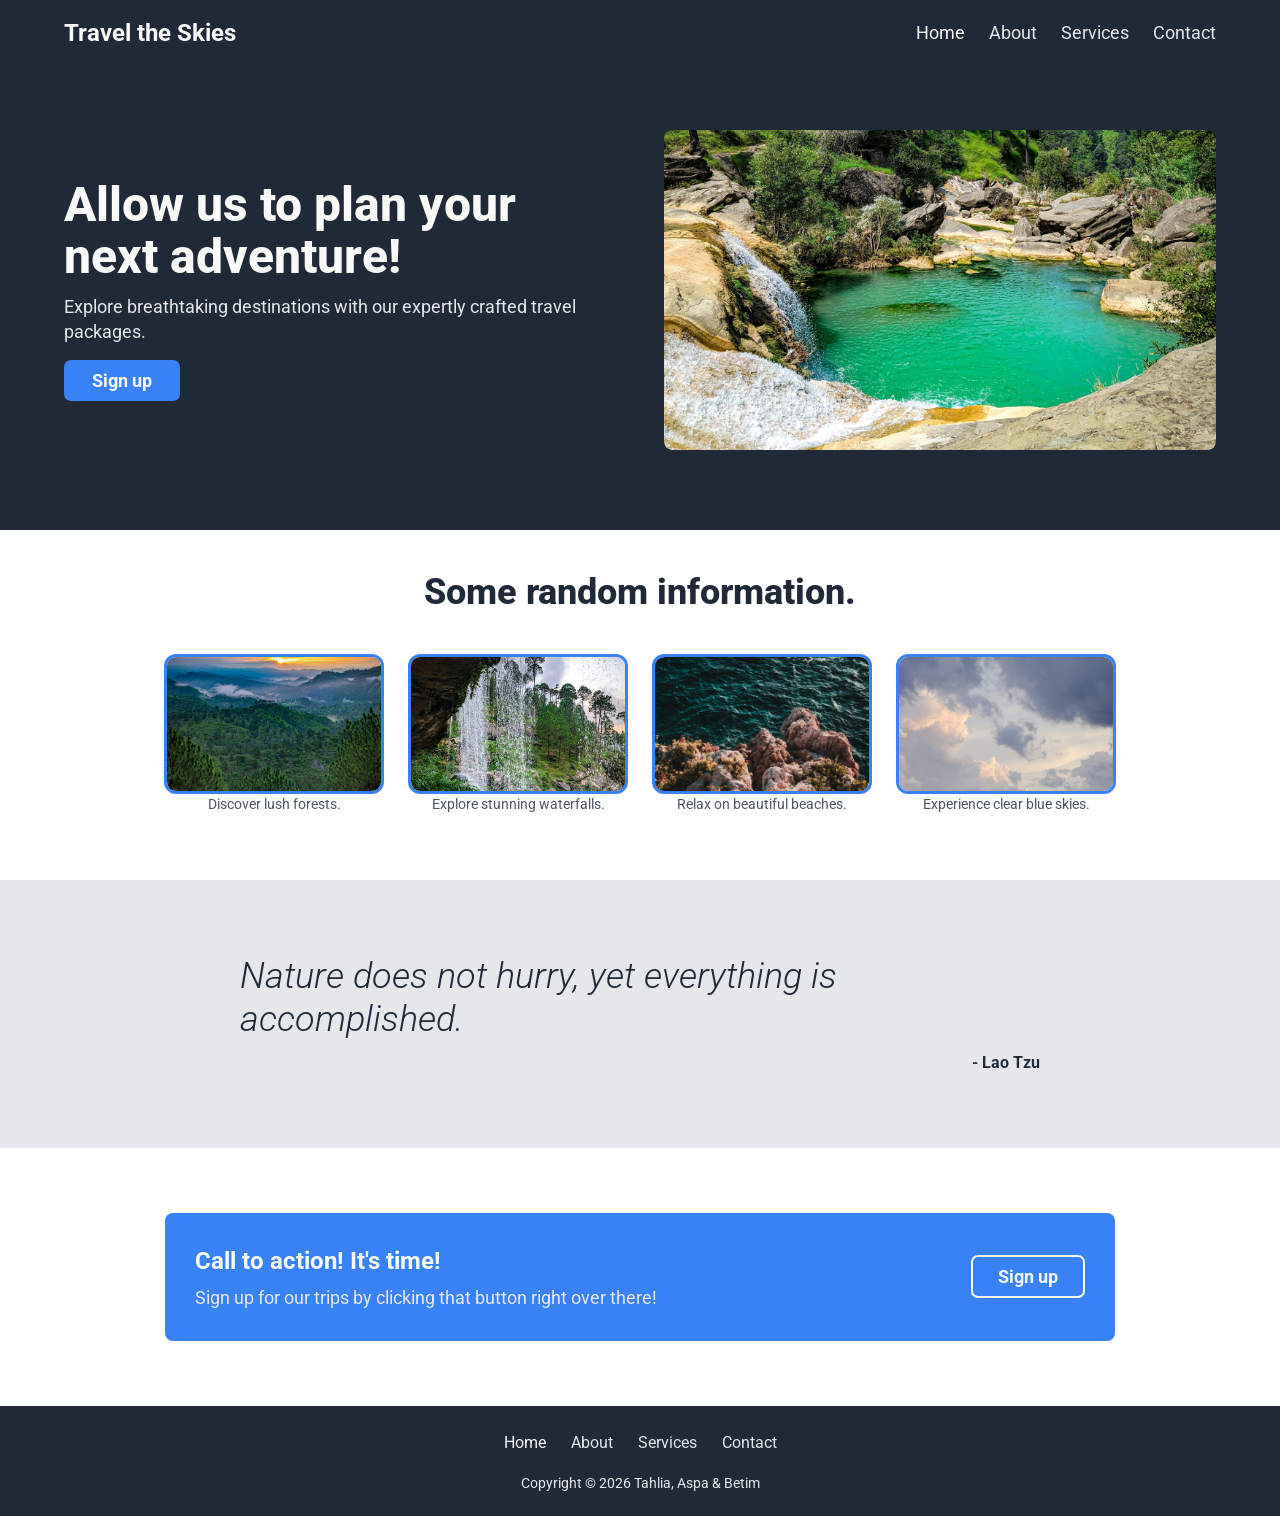
<file: index.html>
<!doctype html>
<html lang="en">

<head>
    <meta charset="UTF-8" />
    <meta name="viewport" content="width=device-width, initial-scale=1.0" />

    <title>Travel the Skies</title>

    <link rel="preconnect" href="https://fonts.googleapis.com" />
    <link rel="preconnect" href="https://fonts.gstatic.com" crossorigin />
    <link href="https://fonts.googleapis.com/css2?family=Roboto:wght@300;400;500;700;800&display=swap"
        rel="stylesheet" />

    <!-- Shared styles -->
    <link rel="stylesheet" href="style.css">

    <!-- Home page styles only -->
    <link rel="stylesheet" href="index.css">
</head>

<body id="page-top">
    <!-- Header and navigation -->
    <header class="header">
        <div class="header-container">
            <a href="index.html" class="logo"> Travel the Skies </a>

            <nav class="navbar" aria-label="Main navigation">
                <input type="checkbox" id="menu-toggle" />

                <label for="menu-toggle" class="menu-icon" aria-label="Toggle navigation">
                    &#9776;
                </label>

                <ul class="nav-links">
                    <li><a href="index.html" aria-current="page">Home</a></li>
                    <li><a href="About.html">About</a></li>
                    <li><a href="Services.html">Services</a></li>
                    <li><a href="Contact.html">Contact</a></li>
                </ul>
            </nav>
        </div>
    </header>

    <main>
        <!-- Hero section -->
        <section class="hero">
            <div class="hero-content">
                <h1>Allow us to plan your next adventure!</h1>

                <p>
                    Explore breathtaking destinations with our expertly crafted travel
                    packages.
                </p>

                <a href="Contact.html" class="button">Sign up</a>
            </div>

            <div class="hero-placeholder">
                <img src="Images/Landing_page_image1.jpg" alt="A beautiful landscape with mountains and a lake." />
            </div>
        </section>

        <a href="#page-top" class="back-to-top" aria-label="Back to top">
            <span aria-hidden="true">&uarr;</span>
        </a>

        <!-- Information section -->
        <section class="info">
            <h2>Some random information.</h2>

            <div class="info-cards">
                <figure class="info-card">
                    <div class="info-box">
                        <img src="Images/Landing_page_image2.jpg" alt="A beautiful forest landscape." />
                    </div>
                    <figcaption>Discover lush forests.</figcaption>
                </figure>

                <figure class="info-card">
                    <div class="info-box">
                        <img src="Images/Landing_page_image3.jpg" alt="A Waterfall." />
                    </div>
                    <figcaption>Explore stunning waterfalls.</figcaption>
                </figure>

                <figure class="info-card">
                    <div class="info-box">
                        <img src="Images/Landing_page_image4.jpg" alt="A beach view." />
                    </div>
                    <figcaption>Relax on beautiful beaches.</figcaption>
                </figure>

                <figure class="info-card">
                    <div class="info-box">
                        <img src="Images/Landing_page_image5.jpg" alt="Blue Skies." />
                    </div>
                    <figcaption>Experience clear blue skies.</figcaption>
                </figure>
            </div>
        </section>

        <!-- Quote section -->
        <section class="quote-section">
            <blockquote>
                Nature does not hurry, yet everything is accomplished.

                <cite>- Lao Tzu</cite>
            </blockquote>
        </section>

        <!-- Call-to-action section -->
        <section class="signup-section">
            <div class="signup-content">
                <div>
                    <h2>Call to action! It's time!</h2>

                    <p>
                        Sign up for our trips by clicking that button right over there!
                    </p>
                </div>

                <a href="Contact.html" class="signup-button">Sign up</a>
            </div>
        </section>
    </main>

    <!-- Footer -->
    <footer class="footer">
        <nav class="footer-nav" aria-label="Footer navigation">
            <ul>
                <li><a href="index.html" aria-current="page">Home</a></li>
                <li><a href="About.html">About</a></li>
                <li><a href="Services.html">Services</a></li>
                <li><a href="Contact.html">Contact</a></li>
            </ul>
        </nav>

        <p>Copyright &copy; 2026 Tahlia, Aspa & Betim</p>
    </footer>
</body>

</html>
</file>
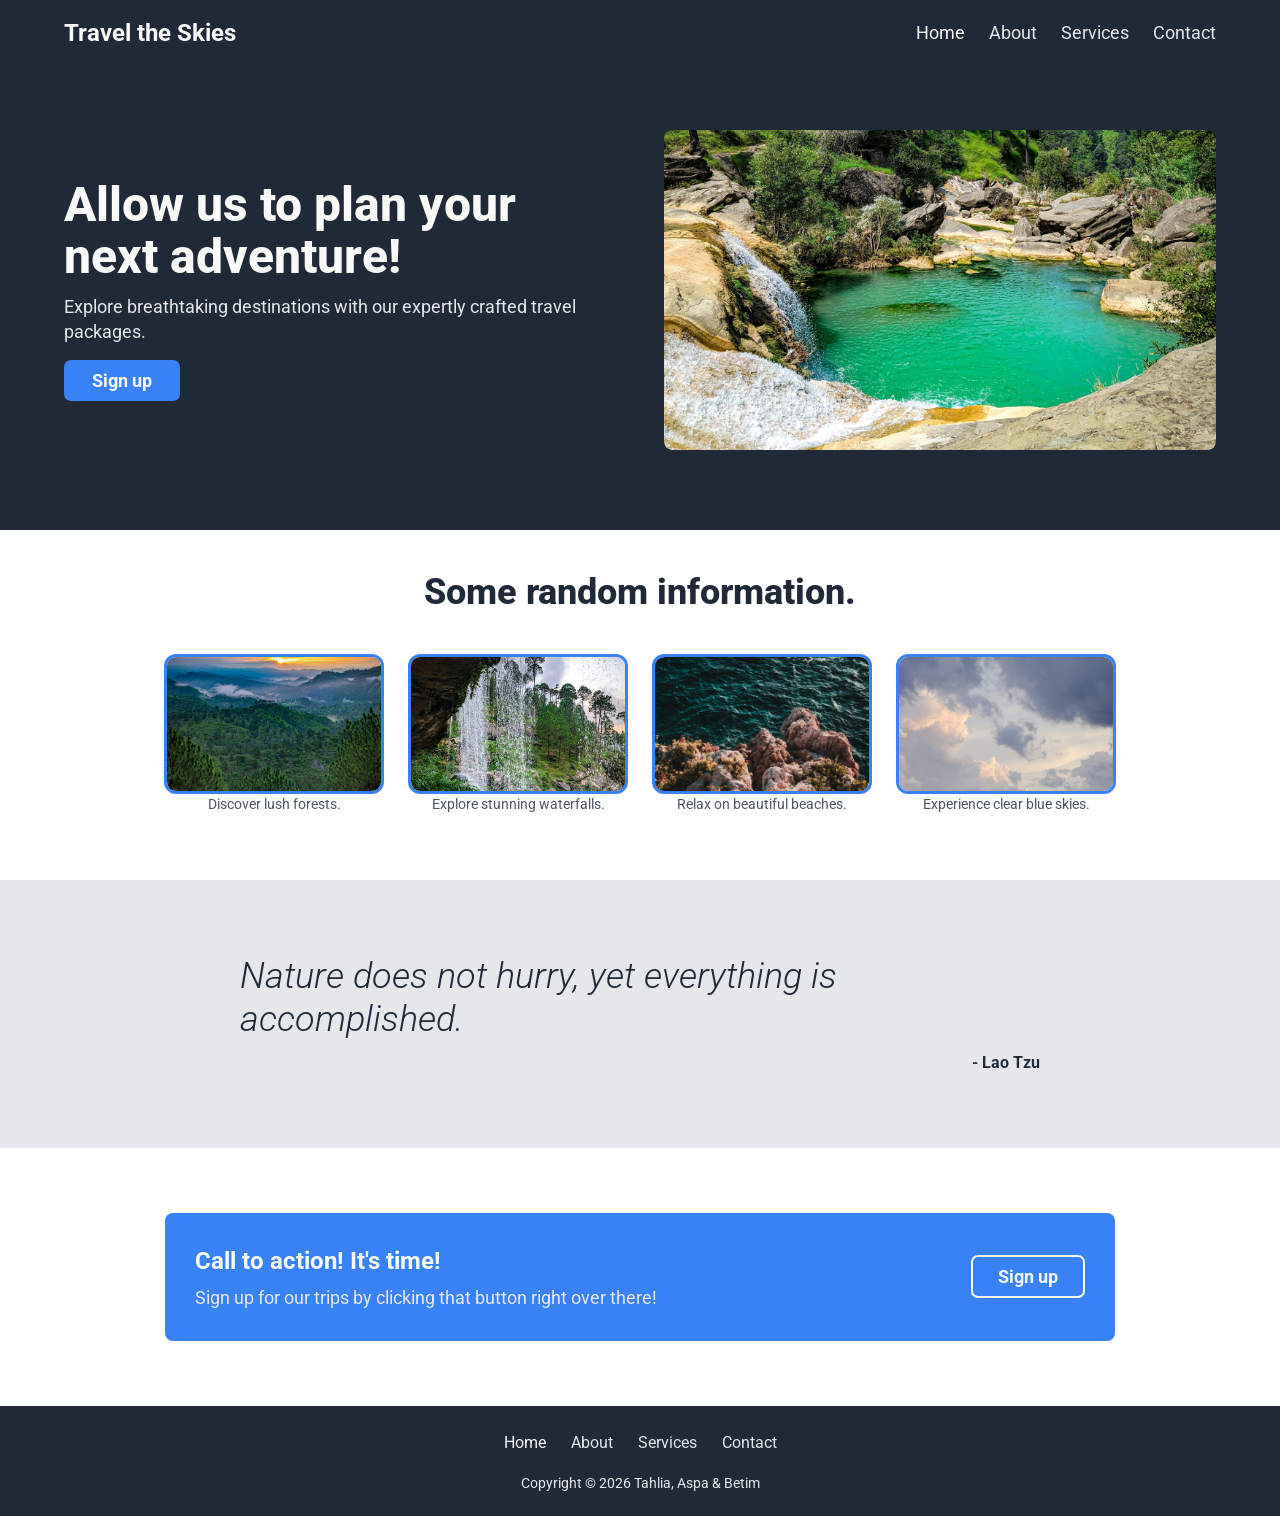
<file: pages/index.html>
<!doctype html>
<html lang="en">

<head>
    <meta charset="UTF-8" />
    <meta name="viewport" content="width=device-width, initial-scale=1.0" />

    <title>Travel the Skies</title>

    <link rel="preconnect" href="https://fonts.googleapis.com" />
    <link rel="preconnect" href="https://fonts.gstatic.com" crossorigin />
    <link href="https://fonts.googleapis.com/css2?family=Roboto:wght@300;400;500;700;800&display=swap"
        rel="stylesheet" />

    <!-- Shared styles -->
    <link rel="stylesheet" href="../css/style.css">

    <!-- Home page styles only -->
    <link rel="stylesheet" href="../css/index.css">
</head>

<body id="page-top">
    <!-- Header and navigation -->
    <header class="header">
        <div class="header-container">
            <a href="../pages/index.html" class="logo"> Travel the Skies </a>

            <nav class="navbar" aria-label="Main navigation">
                <input type="checkbox" id="menu-toggle" />

                <label for="menu-toggle" class="menu-icon" aria-label="Toggle navigation">
                    &#9776;
                </label>

                <ul class="nav-links">
                    <li><a href="../pages/index.html" aria-current="page">Home</a></li>
                    <li><a href="../pages/About.html">About</a></li>
                    <li><a href="../pages/Services.html">Services</a></li>
                    <li><a href="../pages/Contact.html">Contact</a></li>
                </ul>
            </nav>
        </div>
    </header>

    <main>
        <!-- Hero section -->
        <section class="hero">
            <div class="hero-content">
                <h1>Allow us to plan your next adventure!</h1>

                <p>
                    Explore breathtaking destinations with our expertly crafted travel
                    packages.
                </p>

                <a href="../pages/Contact.html" class="button">Sign up</a>
            </div>

            <div class="hero-placeholder">
                <img src="../Images/Landing_page_image1.jpg" alt="A beautiful landscape with mountains and a lake." />
            </div>
        </section>

        <a href="#page-top" class="back-to-top" aria-label="Back to top">
            <span aria-hidden="true">&uarr;</span>
        </a>

        <!-- Information section -->
        <section class="info">
            <h2>Some random information.</h2>

            <div class="info-cards">
                <figure class="info-card">
                    <div class="info-box">
                        <img src="../Images/Landing_page_image2.jpg" alt="A beautiful forest landscape." />
                    </div>
                    <figcaption>Discover lush forests.</figcaption>
                </figure>

                <figure class="info-card">
                    <div class="info-box">
                        <img src="../Images/Landing_page_image3.jpg" alt="A Waterfall." />
                    </div>
                    <figcaption>Explore stunning waterfalls.</figcaption>
                </figure>

                <figure class="info-card">
                    <div class="info-box">
                        <img src="../Images/Landing_page_image4.jpg" alt="A beach view." />
                    </div>
                    <figcaption>Relax on beautiful beaches.</figcaption>
                </figure>

                <figure class="info-card">
                    <div class="info-box">
                        <img src="../Images/Landing_page_image5.jpg" alt="Blue Skies." />
                    </div>
                    <figcaption>Experience clear blue skies.</figcaption>
                </figure>
            </div>
        </section>

        <!-- Quote section -->
        <section class="quote-section">
            <blockquote>
                Nature does not hurry, yet everything is accomplished.

                <cite>- Lao Tzu</cite>
            </blockquote>
        </section>

        <!-- Call-to-action section -->
        <section class="signup-section">
            <div class="signup-content">
                <div>
                    <h2>Call to action! It's time!</h2>

                    <p>
                        Sign up for our trips by clicking that button right over there!
                    </p>
                </div>

                <a href="../pages/Contact.html" class="signup-button">Sign up</a>
            </div>
        </section>
    </main>

    <!-- Footer -->
    <footer class="footer">
        <nav class="footer-nav" aria-label="Footer navigation">
            <ul>
                <li><a href="../pages/index.html" aria-current="page">Home</a></li>
                <li><a href="../pages/About.html">About</a></li>
                <li><a href="../pages/Services.html">Services</a></li>
                <li><a href="../pages/Contact.html">Contact</a></li>
            </ul>
        </nav>

        <p>Copyright &copy; 2026 Tahlia, Aspa & Betim</p>
    </footer>
</body>

</html>
</file>
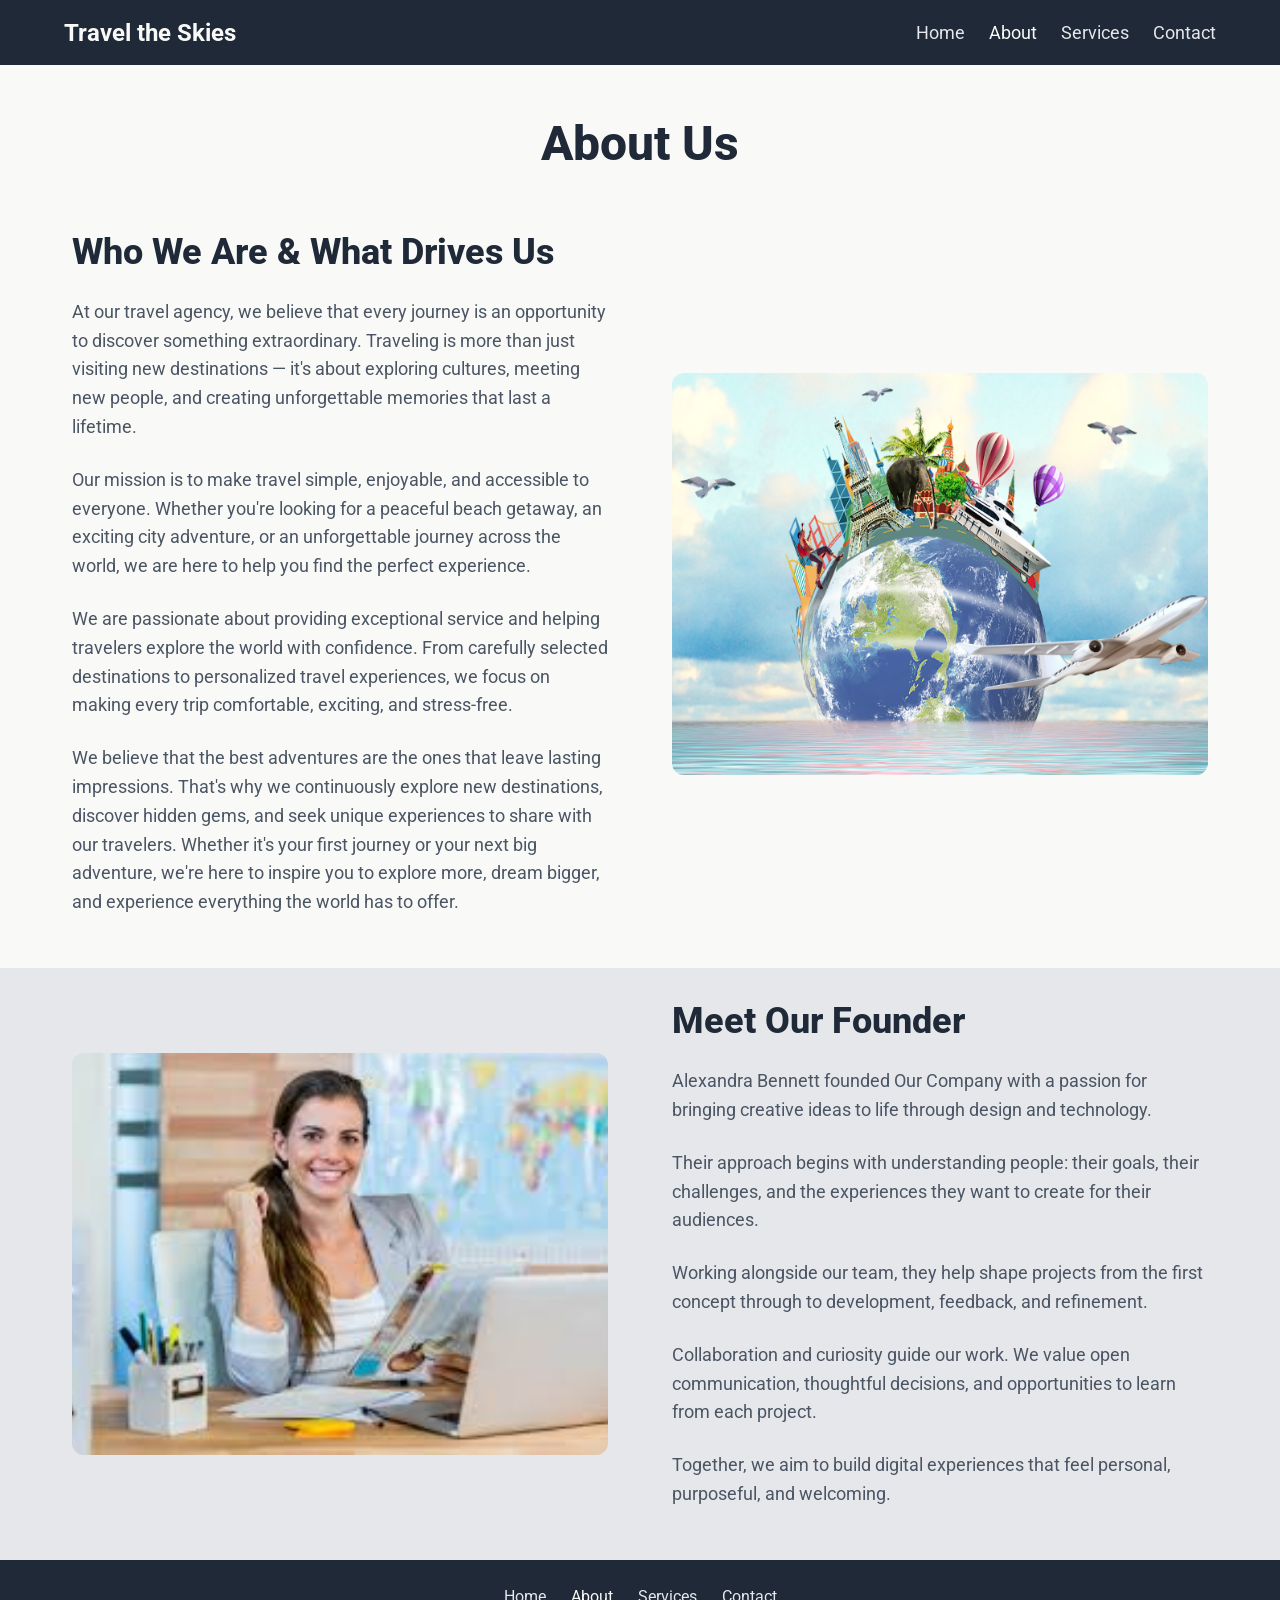
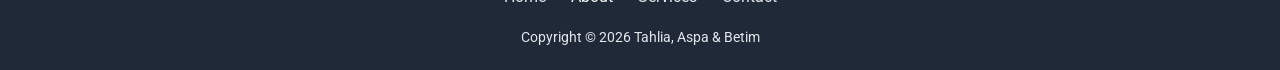
<file: About.html>
<!doctype html>
<html lang="en">
  <head>
    <meta charset="UTF-8" />
    <meta name="viewport" content="width=device-width, initial-scale=1.0" />
    <meta
      name="description"
      content="Meet the team behind Travel the Skies and discover our passion for unforgettable travel experiences."
    />

    <title>About Us | Travel the Skies</title>

    <link rel="preconnect" href="https://fonts.googleapis.com" />
    <link rel="preconnect" href="https://fonts.gstatic.com" crossorigin />
    <link
      href="https://fonts.googleapis.com/css2?family=Roboto:wght@300;400;500;700;800&display=swap"
      rel="stylesheet"
    />

    <!-- Shared styles first, page-specific styles second -->
    <link rel="stylesheet" href="style.css" />
    <link rel="stylesheet" href="about.css" />
  </head>

  <body id="page-top">
    <!-- SITE HEADER -->
    <header class="header">
      <div class="header-container">
        <a href="index.html" class="logo"> Travel the Skies </a>

        <nav class="navbar" aria-label="Main navigation">
          <input type="checkbox" id="menu-toggle" />

          <label
            for="menu-toggle"
            class="menu-icon"
            aria-label="Toggle navigation"
          >
            &#9776;
          </label>

          <ul class="nav-links">
            <li><a href="index.html">Home</a></li>
            <li><a href="About.html" aria-current="page">About</a></li>
            <li><a href="Services.html">Services</a></li>
            <li><a href="Contact.html">Contact</a></li>
          </ul>
        </nav>
      </div>
    </header>

    <!-- MAIN CONTENT -->
    <main id="main-content" class="about-page">
      <!-- PAGE HEADING -->
      <header class="about-page-header">
        <h1>About Us</h1>
      </header>

      <!-- SECTION 1: INTRODUCTION -->
      <section class="about-intro" aria-labelledby="about-intro-heading">
        <div class="container about-section-content">
          <!-- Introduction text: left on desktop -->
          <div class="about-copy">
            <h2 id="about-intro-heading">Who We Are &amp; What Drives Us</h2>

            <p>
              At our travel agency, we believe that every journey is an
              opportunity to discover something extraordinary. Traveling is more
              than just visiting new destinations — it's about exploring
              cultures, meeting new people, and creating unforgettable memories
              that last a lifetime.
            </p>

            <p>
              Our mission is to make travel simple, enjoyable, and accessible to
              everyone. Whether you're looking for a peaceful beach getaway, an
              exciting city adventure, or an unforgettable journey across the
              world, we are here to help you find the perfect experience.
            </p>

            <p>
              We are passionate about providing exceptional service and helping
              travelers explore the world with confidence. From carefully
              selected destinations to personalized travel experiences, we focus
              on making every trip comfortable, exciting, and stress-free.
            </p>

            <p>
              We believe that the best adventures are the ones that leave
              lasting impressions. That's why we continuously explore new
              destinations, discover hidden gems, and seek unique experiences to
              share with our travelers. Whether it's your first journey or your
              next big adventure, we're here to inspire you to explore more,
              dream bigger, and experience everything the world has to offer.
            </p>
          </div>

          <!-- Travel image: right on desktop -->
          <figure class="about-picture about-intro-picture">
            <img
              src="Images/AboutUS_banner_img.jpg"
              alt="Illustration of a globe surrounded by travel landmarks, with an airplane flying past"
              loading="lazy"
            />
          </figure>
        </div>
      </section>

      <!-- SHARED MOBILE BACK-TO-TOP -->
      <a href="#page-top" class="back-to-top" aria-label="Back to top">
        <span aria-hidden="true">&uarr;</span>
      </a>

      <!-- SECTION 2: FOUNDER -->
      <section class="about-founder" aria-labelledby="founder-heading">
        <div class="container about-section-content">
          <!-- Founder image: left on desktop -->
          <figure class="about-picture about-founder-picture">
            <img
              src="Images/ABoutUS_founder_img.jfif"
              alt="Woman sitting at an office desk with a laptop and a travel brochure"
              loading="lazy"
            />
          </figure>

          <!-- Founder biography: right on desktop -->
          <div class="about-copy">
            <h2 id="founder-heading">Meet Our Founder</h2>

            <p>
              Alexandra Bennett founded Our Company with a passion for bringing
              creative ideas to life through design and technology.
            </p>

            <p>
              Their approach begins with understanding people: their goals,
              their challenges, and the experiences they want to create for
              their audiences.
            </p>

            <p>
              Working alongside our team, they help shape projects from the
              first concept through to development, feedback, and refinement.
            </p>

            <p>
              Collaboration and curiosity guide our work. We value open
              communication, thoughtful decisions, and opportunities to learn
              from each project.
            </p>

            <p>
              Together, we aim to build digital experiences that feel personal,
              purposeful, and welcoming.
            </p>
          </div>
        </div>
      </section>
    </main>

    <!-- SHARED FOOTER -->
    <footer class="footer">
      <nav class="footer-nav" aria-label="Footer navigation">
        <ul>
          <li><a href="index.html">Home</a></li>
          <li><a href="About.html" aria-current="page">About</a></li>
          <li><a href="Services.html">Services</a></li>
          <li><a href="Contact.html">Contact</a></li>
        </ul>
      </nav>

      <p>Copyright &copy; 2026 Tahlia, Aspa &amp; Betim</p>
    </footer>
  </body>
</html>
</file>
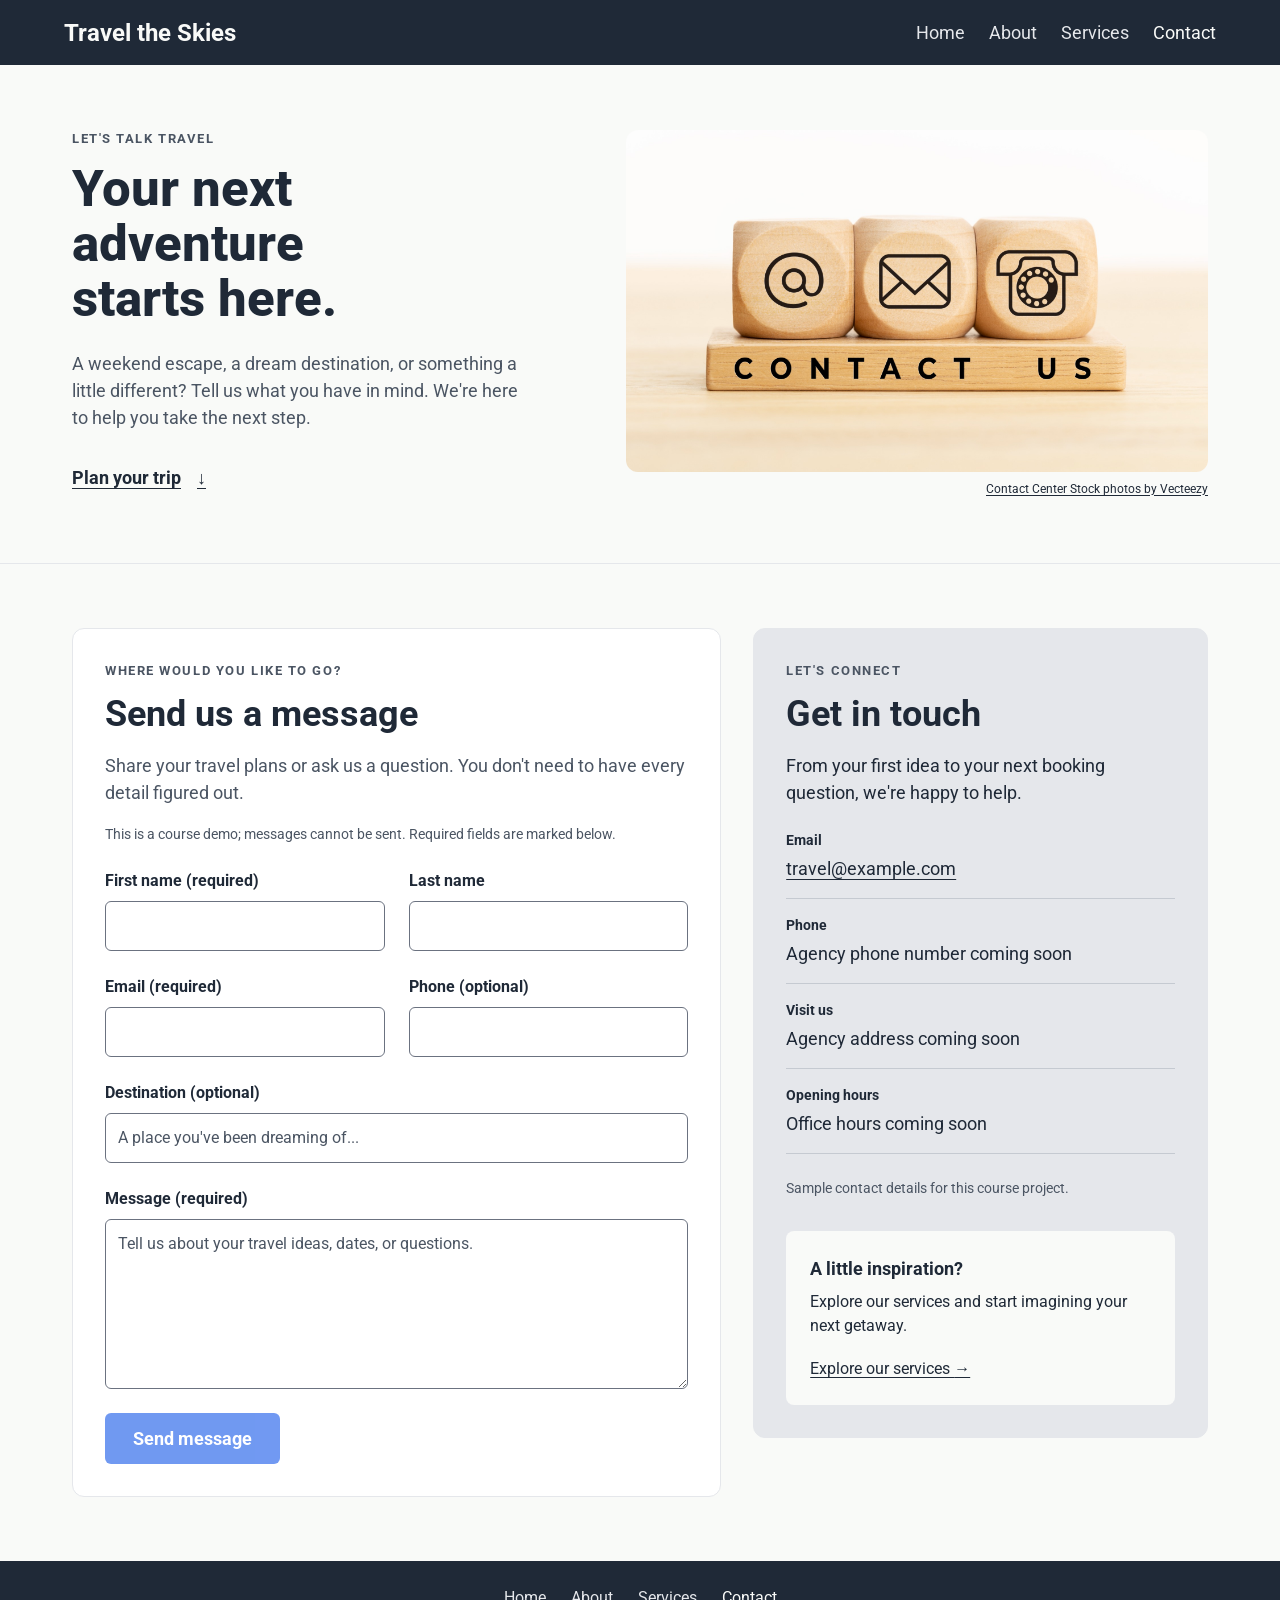
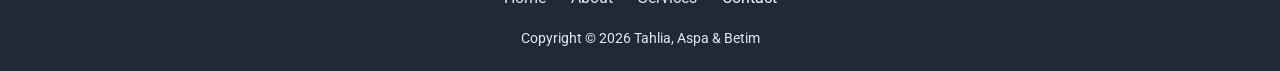
<file: Contact.html>
<!doctype html>
<html lang="en">
  <head>
    <meta charset="UTF-8" />
    <meta name="viewport" content="width=device-width, initial-scale=1.0" />
    <meta
      name="description"
      content="Planning your next getaway? Contact our travel team with your destination ideas, booking questions, and travel wishes."
    />
    <title>Contact | Travel the Skies</title>

    <link rel="preconnect" href="https://fonts.googleapis.com" />
    <link rel="preconnect" href="https://fonts.gstatic.com" crossorigin />
    <link
      href="https://fonts.googleapis.com/css2?family=Roboto:wght@300;400;500;700;800&display=swap"
      rel="stylesheet"
    />
    <link rel="stylesheet" href="style.css" />
    <link rel="stylesheet" href="contact.css" />
  </head>

  <body id="page-top">
    <a class="contact-skip-link" href="#main-content">Skip to content</a>

    <!-- Same navigation, order, and branding as the current home page. -->
    <header class="header">
      <div class="header-container">
        <a href="index.html" class="logo"> Travel the Skies </a>

        <nav class="navbar" aria-label="Main navigation">
          <input type="checkbox" id="menu-toggle" />

          <label
            for="menu-toggle"
            class="menu-icon"
            aria-label="Toggle navigation"
          >
            &#9776;
          </label>

          <ul class="nav-links">
            <li><a href="index.html">Home</a></li>
            <li><a href="About.html">About</a></li>
            <li><a href="Services.html">Services</a></li>
            <li><a href="Contact.html" aria-current="page">Contact</a></li>
          </ul>
        </nav>
      </div>
    </header>

    <main id="main-content" class="contact-page" tabindex="-1">
      <!-- Introduction and the supplied contact photo. -->
      <section class="section contact-hero" aria-labelledby="contact-heading">
        <div class="container contact-hero-layout">
          <div class="contact-intro">
            <p class="contact-eyebrow">LET'S TALK TRAVEL</p>
            <h1 id="contact-heading">Your next adventure starts here.</h1>
            <p>
              A weekend escape, a dream destination, or something a little
              different? Tell us what you have in mind. We're here to help you
              take the next step.
            </p>
            <a class="contact-hero-link" href="#message-heading"
              >Plan your trip <span aria-hidden="true">&darr;</span></a
            >
          </div>

          <figure class="contact-photo">
            <img
              src="Images/contact-image.jpg"
              alt="Wooden blocks displaying email, envelope, and telephone symbols above the words Contact Us"
              width="2048"
              height="1202"
              fetchpriority="high"
              decoding="async"
            />
            <figcaption>
              <a href="https://www.vecteezy.com/free-photos/contact-center"
                >Contact Center Stock photos by Vecteezy</a
              >
            </figcaption>
          </figure>
        </div>
      </section>

      <a href="#page-top" class="back-to-top" aria-label="Back to top">
        <span aria-hidden="true">&uarr;</span>
      </a>

      <section
        class="section contact-message-section"
        aria-labelledby="message-heading"
      >
        <div class="container contact-layout">
          <div class="contact-panel contact-form-panel">
            <p class="contact-eyebrow">WHERE WOULD YOU LIKE TO GO?</p>
            <h2 id="message-heading" tabindex="-1">Send us a message</h2>
            <p class="contact-panel-intro">
              Share your travel plans or ask us a question. You don't need to
              have every detail figured out.
            </p>
            <p id="form-note" class="contact-note">
              This is a course demo; messages cannot be sent. Required fields
              are marked below.
            </p>

            <!-- No backend is connected: keep submission disabled. -->
            <form
              class="contact-form"
              aria-labelledby="message-heading"
              aria-describedby="form-note"
            >
              <div class="form-row">
                <div class="form-field">
                  <label for="contact-first-name">First name (required)</label>
                  <input
                    type="text"
                    id="contact-first-name"
                    name="first-name"
                    autocomplete="given-name"
                    required
                  />
                </div>
                <div class="form-field">
                  <label for="contact-last-name">Last name</label>
                  <input
                    type="text"
                    id="contact-last-name"
                    name="last-name"
                    autocomplete="family-name"
                  />
                </div>
              </div>

              <div class="form-row">
                <div class="form-field">
                  <label for="contact-email">Email (required)</label>
                  <input
                    type="email"
                    id="contact-email"
                    name="email"
                    autocomplete="email"
                    required
                  />
                </div>
                <div class="form-field">
                  <label for="contact-phone">Phone (optional)</label>
                  <input
                    type="tel"
                    id="contact-phone"
                    name="phone"
                    autocomplete="tel"
                  />
                </div>
              </div>

              <div class="form-field">
                <label for="contact-destination">Destination (optional)</label>
                <input
                  type="text"
                  id="contact-destination"
                  name="destination"
                  placeholder="A place you've been dreaming of..."
                />
              </div>

              <div class="form-field">
                <label for="contact-message">Message (required)</label>
                <textarea
                  id="contact-message"
                  name="message"
                  rows="6"
                  placeholder="Tell us about your travel ideas, dates, or questions."
                  required
                ></textarea>
              </div>

              <button
                class="contact-submit"
                type="submit"
                disabled
                aria-describedby="form-note"
              >
                Send message
              </button>
            </form>
          </div>

          <aside
            class="contact-panel contact-details"
            aria-labelledby="details-heading"
          >
            <p class="contact-eyebrow">LET'S CONNECT</p>
            <h2 id="details-heading">Get in touch</h2>
            <p>
              From your first idea to your next booking question, we're happy to
              help.
            </p>

            <!-- Sample details only. Replace with agreed agency details. -->
            <address>
              <dl class="contact-methods">
                <div class="contact-method">
                  <dt>Email</dt>
                  <dd>
                    <a href="mailto:travel@example.com">travel@example.com</a>
                  </dd>
                </div>
                <div class="contact-method">
                  <dt>Phone</dt>
                  <dd>Agency phone number coming soon</dd>
                </div>
                <div class="contact-method">
                  <dt>Visit us</dt>
                  <dd>Agency address coming soon</dd>
                </div>
                <div class="contact-method">
                  <dt>Opening hours</dt>
                  <dd>Office hours coming soon</dd>
                </div>
              </dl>
            </address>

            <p class="contact-note">
              Sample contact details for this course project.
            </p>
            <div class="contact-travel-note">
              <h3>A little inspiration?</h3>
              <p>Explore our services and start imagining your next getaway.</p>
              <a href="Services.html"
                >Explore our services <span aria-hidden="true">&rarr;</span></a
              >
            </div>
          </aside>
        </div>
      </section>
    </main>

    <!-- Same footer as the current home page; Contact is the active link. -->
    <footer class="footer">
      <nav class="footer-nav" aria-label="Footer navigation">
        <ul>
          <li><a href="index.html">Home</a></li>
          <li><a href="About.html">About</a></li>
          <li><a href="Services.html">Services</a></li>
          <li><a href="Contact.html" aria-current="page">Contact</a></li>
        </ul>
      </nav>

      <p>Copyright &copy; 2026 Tahlia, Aspa & Betim</p>
    </footer>
  </body>
</html>
</file>
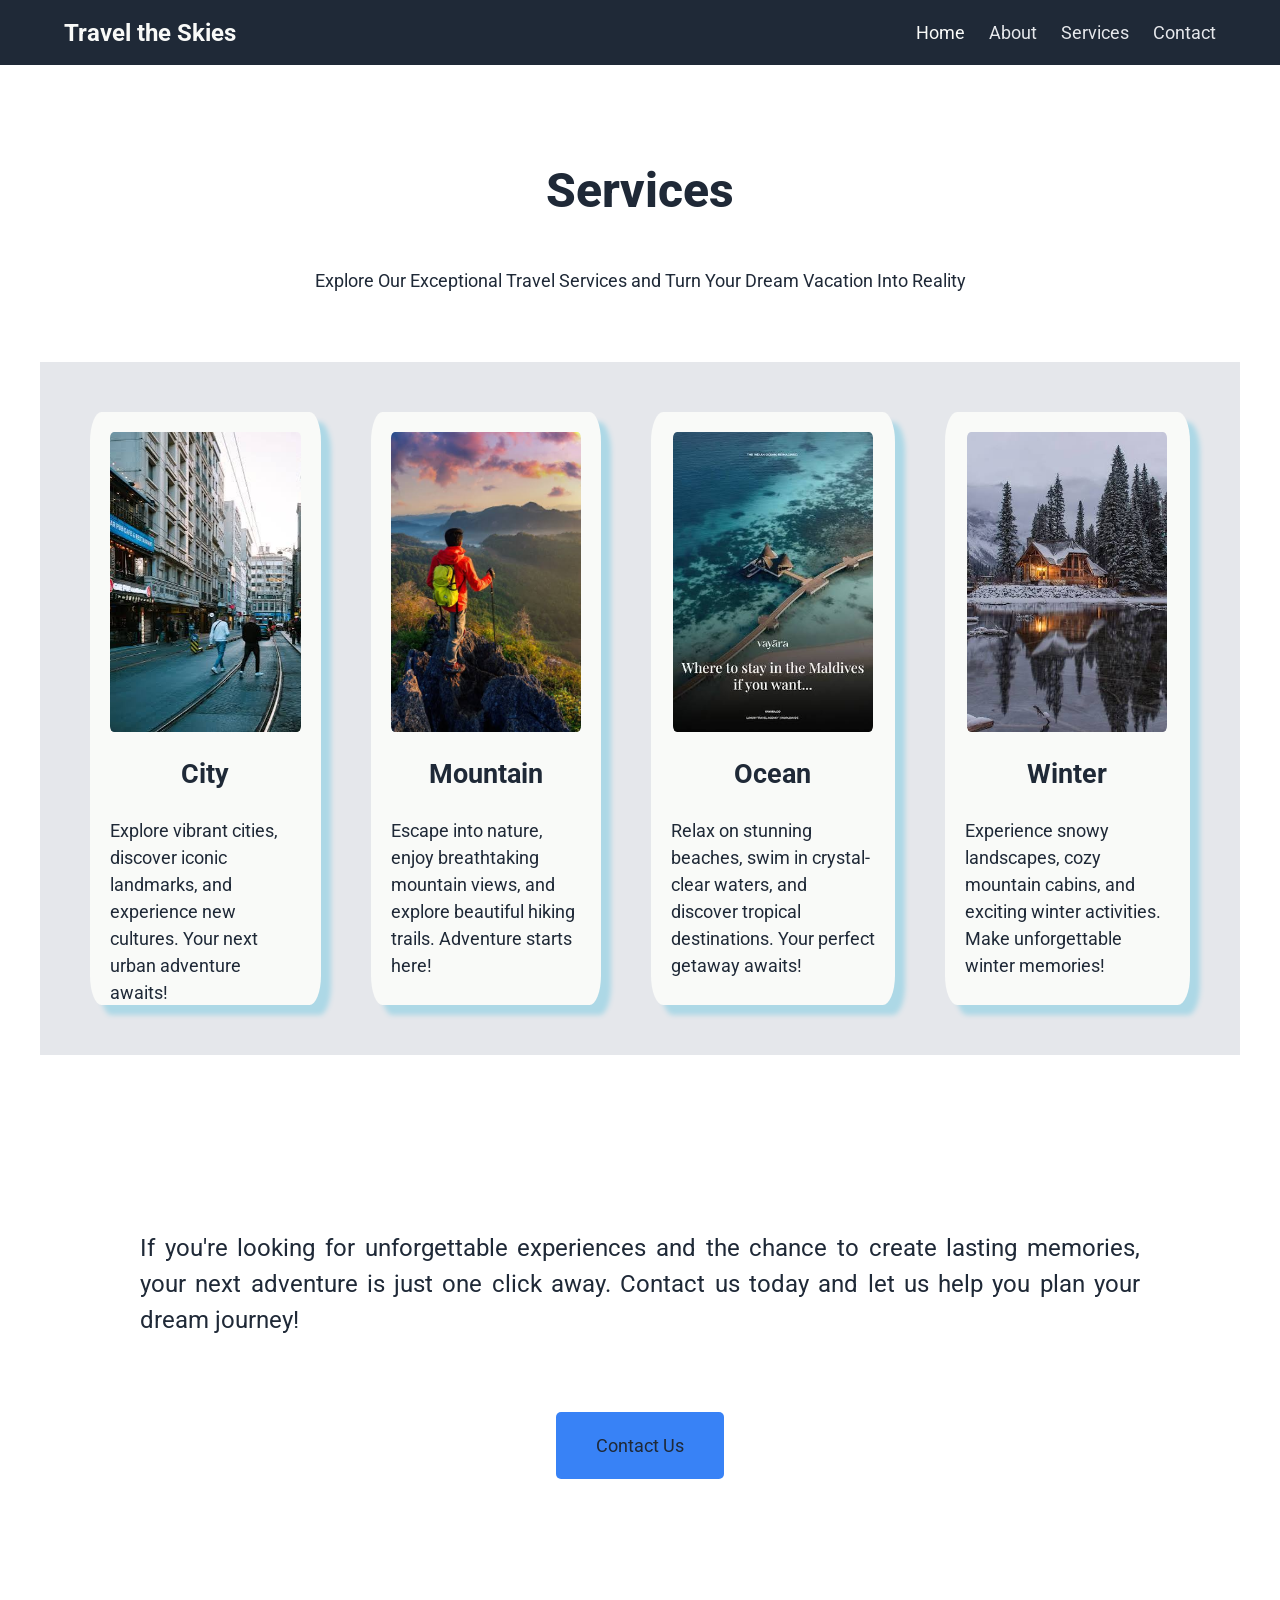
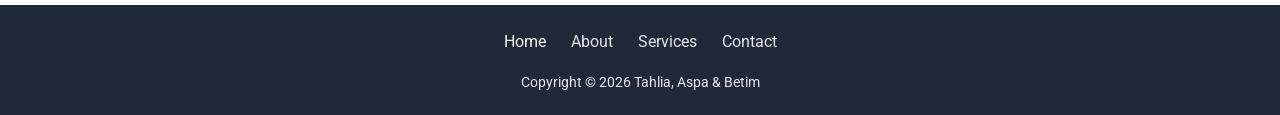
<file: Services.html>
<!doctype html>
<html lang="en">
  <head>
    <meta charset="UTF-8" />
    <meta name="viewport" content="width=device-width, initial-scale=1.0" />
    <title>Services</title>
    <link rel="stylesheet" href="services.css" />
    <link rel="stylesheet" href="style.css" />
    <link
      href="https://fonts.googleapis.com/css2?family=Roboto:wght@300;400;500;700;800&display=swap"
      rel="stylesheet"
    />
  </head>

  <body id="page-top">
    <header class="header">
      <div class="header-container">
        <a href="index.html" class="logo"> Travel the Skies </a>

        <nav class="navbar" aria-label="Main navigation">
          <input type="checkbox" id="menu-toggle" />

          <label
            for="menu-toggle"
            class="menu-icon"
            aria-label="Toggle navigation"
          >
            &#9776;
          </label>

          <ul class="nav-links">
            <li><a href="index.html" aria-current="page">Home</a></li>
            <li><a href="About.html">About</a></li>
            <li><a href="Services.html">Services</a></li>
            <li><a href="Contact.html">Contact</a></li>
          </ul>
        </nav>
      </div>
    </header>

    <main>
      <!-- Hero Section -->

      <section class="hero">
        <h1>Services</h1>
        <p>
          Explore Our Exceptional Travel Services and Turn Your Dream Vacation
          Into Reality
        </p>
      </section>

      <a href="#page-top" class="back-to-top" aria-label="Back to top">
        <span aria-hidden="true">&uarr;</span>
      </a>
      <!-- Services Section -->

      <section class="services">
        <div class="service_card">
          <img src="Images/Services_CityTravel_image.jfif" alt="City Travel" />
          <h2>City</h2>
          <p>
            Explore vibrant cities, discover iconic landmarks, and experience
            new cultures. Your next urban adventure awaits!
          </p>
        </div>
        <div class="service_card">
          <img
            src="Images/Services_MountainTravel_image.jfif"
            alt="Mountain Travel"
          />
          <h2>Mountain</h2>
          <p>
            Escape into nature, enjoy breathtaking mountain views, and explore
            beautiful hiking trails. Adventure starts here!
          </p>
        </div>
        <div class="service_card">
          <img
            src="Images/Services_OceanTravel_image.jfif"
            alt="Ocean Travel"
          />
          <h2>Ocean</h2>
          <p>
            Relax on stunning beaches, swim in crystal-clear waters, and
            discover tropical destinations. Your perfect getaway awaits!
          </p>
        </div>
        <div class="service_card">
          <img
            src="Images/Services_WinterTravel_image.jfif"
            alt="Winter Travel"
          />
          <h2>Winter</h2>
          <p>
            Experience snowy landscapes, cozy mountain cabins, and exciting
            winter activities. Make unforgettable winter memories!
          </p>
        </div>
      </section>

      <!-- Call to Action Section -->

      <section class="button_section">
        <p>
          If you're looking for unforgettable experiences and the chance to
          create lasting memories, your next adventure is just one click away.
          Contact us today and let us help you plan your dream journey!
        </p>
        <button
          class="button_Contact_Us"
          onclick="window.location.href = 'Contact.html'"
        >
          Contact Us
        </button>
      </section>
    </main>

    <!-- Footer Section -->

    <footer class="footer">
      <nav class="footer-nav" aria-label="Footer navigation">
        <ul>
          <li><a href="index.html" aria-current="page">Home</a></li>
          <li><a href="About.html">About</a></li>
          <li><a href="Services.html">Services</a></li>
          <li><a href="Contact.html">Contact</a></li>
        </ul>
      </nav>

      <p>Copyright &copy; 2026 Tahlia, Aspa & Betim</p>
    </footer>
  </body>
</html>
</file>
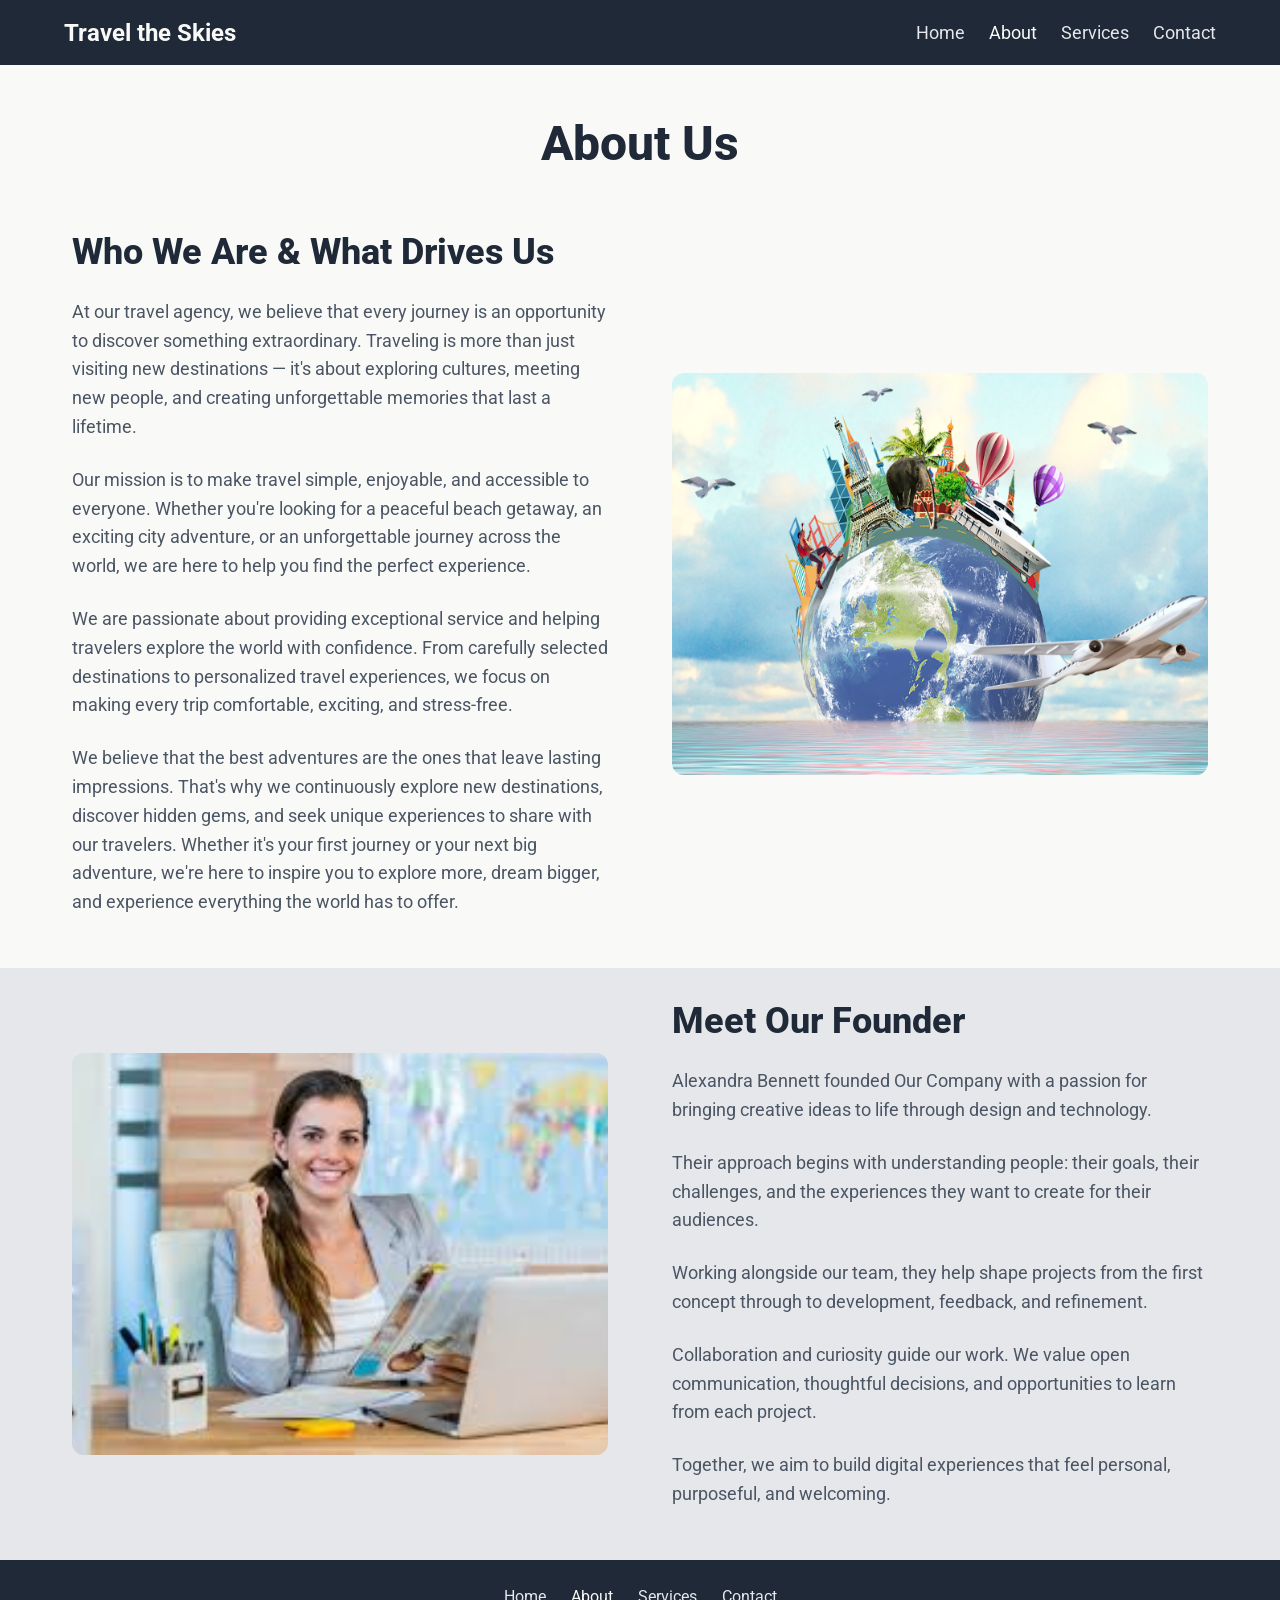
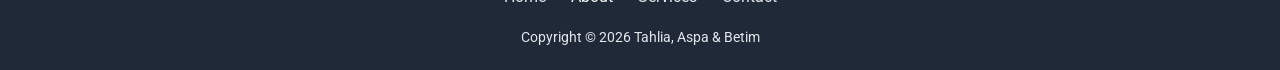
<file: pages/About.html>
<!doctype html>
<html lang="en">
  <head>
    <meta charset="UTF-8" />
    <meta name="viewport" content="width=device-width, initial-scale=1.0" />
    <meta
      name="description"
      content="Meet the team behind Travel the Skies and discover our passion for unforgettable travel experiences."
    />

    <title>About Us | Travel the Skies</title>

    <link rel="preconnect" href="https://fonts.googleapis.com" />
    <link rel="preconnect" href="https://fonts.gstatic.com" crossorigin />
    <link
      href="https://fonts.googleapis.com/css2?family=Roboto:wght@300;400;500;700;800&display=swap"
      rel="stylesheet"
    />

    <!-- Shared styles first, page-specific styles second -->
    <link rel="stylesheet" href="../css/style.css" />
    <link rel="stylesheet" href="../css/about.css" />
  </head>

  <body id="page-top">
    <!-- SITE HEADER -->
    <header class="header">
      <div class="header-container">
        <a href="../pages/index.html" class="logo"> Travel the Skies </a>

        <nav class="navbar" aria-label="Main navigation">
          <input type="checkbox" id="menu-toggle" />

          <label
            for="menu-toggle"
            class="menu-icon"
            aria-label="Toggle navigation"
          >
            &#9776;
          </label>

          <ul class="nav-links">
            <li><a href="../pages/index.html">Home</a></li>
            <li><a href="../pages/About.html" aria-current="page">About</a></li>
            <li><a href="../pages/Services.html">Services</a></li>
            <li><a href="../pages/Contact.html">Contact</a></li>
          </ul>
        </nav>
      </div>
    </header>

    <!-- MAIN CONTENT -->
    <main id="main-content" class="about-page">
      <!-- PAGE HEADING -->
      <header class="about-page-header">
        <h1>About Us</h1>
      </header>

      <!-- SECTION 1: INTRODUCTION -->
      <section class="about-intro" aria-labelledby="about-intro-heading">
        <div class="container about-section-content">
          <!-- Introduction text: left on desktop -->
          <div class="about-copy">
            <h2 id="about-intro-heading">Who We Are &amp; What Drives Us</h2>

            <p>
              At our travel agency, we believe that every journey is an
              opportunity to discover something extraordinary. Traveling is more
              than just visiting new destinations — it's about exploring
              cultures, meeting new people, and creating unforgettable memories
              that last a lifetime.
            </p>

            <p>
              Our mission is to make travel simple, enjoyable, and accessible to
              everyone. Whether you're looking for a peaceful beach getaway, an
              exciting city adventure, or an unforgettable journey across the
              world, we are here to help you find the perfect experience.
            </p>

            <p>
              We are passionate about providing exceptional service and helping
              travelers explore the world with confidence. From carefully
              selected destinations to personalized travel experiences, we focus
              on making every trip comfortable, exciting, and stress-free.
            </p>

            <p>
              We believe that the best adventures are the ones that leave
              lasting impressions. That's why we continuously explore new
              destinations, discover hidden gems, and seek unique experiences to
              share with our travelers. Whether it's your first journey or your
              next big adventure, we're here to inspire you to explore more,
              dream bigger, and experience everything the world has to offer.
            </p>
          </div>

          <!-- Travel image: right on desktop -->
          <figure class="about-picture about-intro-picture">
            <img
              src="../Images/AboutUS_banner_img.jpg"
              alt="Illustration of a globe surrounded by travel landmarks, with an airplane flying past"
              loading="lazy"
            />
          </figure>
        </div>
      </section>

      <!-- SHARED MOBILE BACK-TO-TOP -->
      <a href="#page-top" class="back-to-top" aria-label="Back to top">
        <span aria-hidden="true">&uarr;</span>
      </a>

      <!-- SECTION 2: FOUNDER -->
      <section class="about-founder" aria-labelledby="founder-heading">
        <div class="container about-section-content">
          <!-- Founder image: left on desktop -->
          <figure class="about-picture about-founder-picture">
            <img
              src="../Images/ABoutUS_founder_img.jfif"
              alt="Woman sitting at an office desk with a laptop and a travel brochure"
              loading="lazy"
            />
          </figure>

          <!-- Founder biography: right on desktop -->
          <div class="about-copy">
            <h2 id="founder-heading">Meet Our Founder</h2>

            <p>
              Alexandra Bennett founded Our Company with a passion for bringing
              creative ideas to life through design and technology.
            </p>

            <p>
              Their approach begins with understanding people: their goals,
              their challenges, and the experiences they want to create for
              their audiences.
            </p>

            <p>
              Working alongside our team, they help shape projects from the
              first concept through to development, feedback, and refinement.
            </p>

            <p>
              Collaboration and curiosity guide our work. We value open
              communication, thoughtful decisions, and opportunities to learn
              from each project.
            </p>

            <p>
              Together, we aim to build digital experiences that feel personal,
              purposeful, and welcoming.
            </p>
          </div>
        </div>
      </section>
    </main>

    <!-- SHARED FOOTER -->
    <footer class="footer">
      <nav class="footer-nav" aria-label="Footer navigation">
        <ul>
          <li><a href="../pages/index.html">Home</a></li>
          <li><a href="../pages/About.html" aria-current="page">About</a></li>
          <li><a href="../pages/Services.html">Services</a></li>
          <li><a href="../pages/Contact.html">Contact</a></li>
        </ul>
      </nav>

      <p>Copyright &copy; 2026 Tahlia, Aspa &amp; Betim</p>
    </footer>
  </body>
</html>
</file>
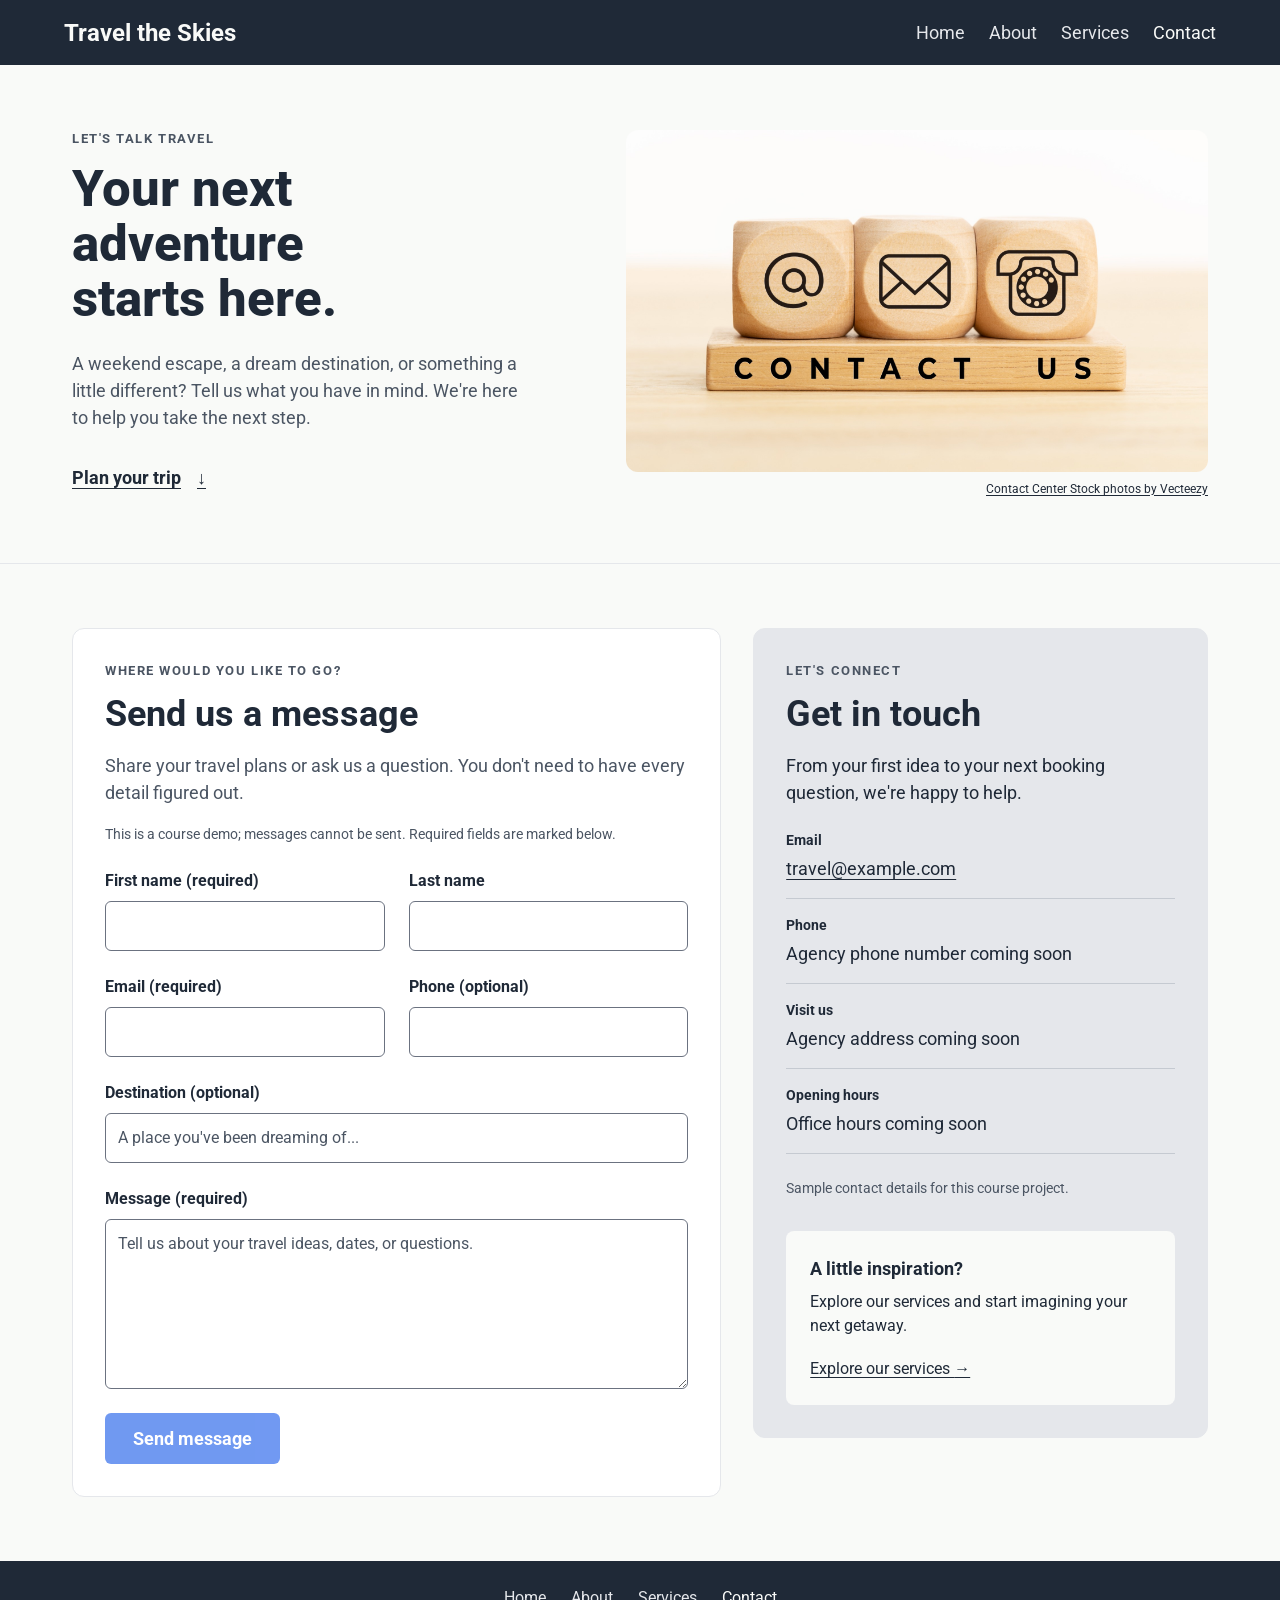
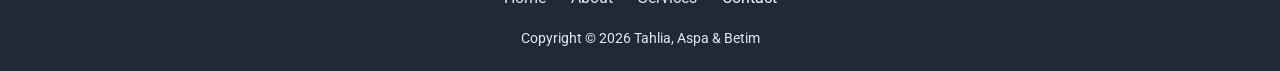
<file: pages/Contact.html>
<!doctype html>
<html lang="en">
  <head>
    <meta charset="UTF-8" />
    <meta name="viewport" content="width=device-width, initial-scale=1.0" />
    <meta
      name="description"
      content="Planning your next getaway? Contact our travel team with your destination ideas, booking questions, and travel wishes."
    />
    <title>Contact | Travel the Skies</title>

    <link rel="preconnect" href="https://fonts.googleapis.com" />
    <link rel="preconnect" href="https://fonts.gstatic.com" crossorigin />
    <link
      href="https://fonts.googleapis.com/css2?family=Roboto:wght@300;400;500;700;800&display=swap"
      rel="stylesheet"
    />
    <link rel="stylesheet" href="../css/style.css" />
    <link rel="stylesheet" href="../css/contact.css" />
  </head>

  <body id="page-top">
    <a class="contact-skip-link" href="#main-content">Skip to content</a>

    <!-- Same navigation, order, and branding as the current home page. -->
    <header class="header">
      <div class="header-container">
        <a href="../pages/index.html" class="logo"> Travel the Skies </a>

        <nav class="navbar" aria-label="Main navigation">
          <input type="checkbox" id="menu-toggle" />

          <label
            for="menu-toggle"
            class="menu-icon"
            aria-label="Toggle navigation"
          >
            &#9776;
          </label>

          <ul class="nav-links">
            <li><a href="../pages/index.html">Home</a></li>
            <li><a href="../pages/About.html">About</a></li>
            <li><a href="../pages/Services.html">Services</a></li>
            <li><a href="../pages/Contact.html" aria-current="page">Contact</a></li>
          </ul>
        </nav>
      </div>
    </header>

    <main id="main-content" class="contact-page" tabindex="-1">
      <!-- Introduction and the supplied contact photo. -->
      <section class="section contact-hero" aria-labelledby="contact-heading">
        <div class="container contact-hero-layout">
          <div class="contact-intro">
            <p class="contact-eyebrow">LET'S TALK TRAVEL</p>
            <h1 id="contact-heading">Your next adventure starts here.</h1>
            <p>
              A weekend escape, a dream destination, or something a little
              different? Tell us what you have in mind. We're here to help you
              take the next step.
            </p>
            <a class="contact-hero-link" href="#message-heading"
              >Plan your trip <span aria-hidden="true">&darr;</span></a
            >
          </div>

          <figure class="contact-photo">
            <img
              src="../Images/contact-image.jpg"
              alt="Wooden blocks displaying email, envelope, and telephone symbols above the words Contact Us"
              width="2048"
              height="1202"
              fetchpriority="high"
              decoding="async"
            />
            <figcaption>
              <a href="https://www.vecteezy.com/free-photos/contact-center"
                >Contact Center Stock photos by Vecteezy</a
              >
            </figcaption>
          </figure>
        </div>
      </section>

      <a href="#page-top" class="back-to-top" aria-label="Back to top">
        <span aria-hidden="true">&uarr;</span>
      </a>

      <section
        class="section contact-message-section"
        aria-labelledby="message-heading"
      >
        <div class="container contact-layout">
          <div class="contact-panel contact-form-panel">
            <p class="contact-eyebrow">WHERE WOULD YOU LIKE TO GO?</p>
            <h2 id="message-heading" tabindex="-1">Send us a message</h2>
            <p class="contact-panel-intro">
              Share your travel plans or ask us a question. You don't need to
              have every detail figured out.
            </p>
            <p id="form-note" class="contact-note">
              This is a course demo; messages cannot be sent. Required fields
              are marked below.
            </p>

            <!-- No backend is connected: keep submission disabled. -->
            <form
              class="contact-form"
              aria-labelledby="message-heading"
              aria-describedby="form-note"
            >
              <div class="form-row">
                <div class="form-field">
                  <label for="contact-first-name">First name (required)</label>
                  <input
                    type="text"
                    id="contact-first-name"
                    name="first-name"
                    autocomplete="given-name"
                    required
                  />
                </div>
                <div class="form-field">
                  <label for="contact-last-name">Last name</label>
                  <input
                    type="text"
                    id="contact-last-name"
                    name="last-name"
                    autocomplete="family-name"
                  />
                </div>
              </div>

              <div class="form-row">
                <div class="form-field">
                  <label for="contact-email">Email (required)</label>
                  <input
                    type="email"
                    id="contact-email"
                    name="email"
                    autocomplete="email"
                    required
                  />
                </div>
                <div class="form-field">
                  <label for="contact-phone">Phone (optional)</label>
                  <input
                    type="tel"
                    id="contact-phone"
                    name="phone"
                    autocomplete="tel"
                  />
                </div>
              </div>

              <div class="form-field">
                <label for="contact-destination">Destination (optional)</label>
                <input
                  type="text"
                  id="contact-destination"
                  name="destination"
                  placeholder="A place you've been dreaming of..."
                />
              </div>

              <div class="form-field">
                <label for="contact-message">Message (required)</label>
                <textarea
                  id="contact-message"
                  name="message"
                  rows="6"
                  placeholder="Tell us about your travel ideas, dates, or questions."
                  required
                ></textarea>
              </div>

              <button
                class="contact-submit"
                type="submit"
                disabled
                aria-describedby="form-note"
              >
                Send message
              </button>
            </form>
          </div>

          <aside
            class="contact-panel contact-details"
            aria-labelledby="details-heading"
          >
            <p class="contact-eyebrow">LET'S CONNECT</p>
            <h2 id="details-heading">Get in touch</h2>
            <p>
              From your first idea to your next booking question, we're happy to
              help.
            </p>

            <!-- Sample details only. Replace with agreed agency details. -->
            <address>
              <dl class="contact-methods">
                <div class="contact-method">
                  <dt>Email</dt>
                  <dd>
                    <a href="mailto:travel@example.com">travel@example.com</a>
                  </dd>
                </div>
                <div class="contact-method">
                  <dt>Phone</dt>
                  <dd>Agency phone number coming soon</dd>
                </div>
                <div class="contact-method">
                  <dt>Visit us</dt>
                  <dd>Agency address coming soon</dd>
                </div>
                <div class="contact-method">
                  <dt>Opening hours</dt>
                  <dd>Office hours coming soon</dd>
                </div>
              </dl>
            </address>

            <p class="contact-note">
              Sample contact details for this course project.
            </p>
            <div class="contact-travel-note">
              <h3>A little inspiration?</h3>
              <p>Explore our services and start imagining your next getaway.</p>
              <a href="../pages/Services.html"
                >Explore our services <span aria-hidden="true">&rarr;</span></a
              >
            </div>
          </aside>
        </div>
      </section>
    </main>

    <!-- Same footer as the current home page; Contact is the active link. -->
    <footer class="footer">
      <nav class="footer-nav" aria-label="Footer navigation">
        <ul>
          <li><a href="../pages/index.html">Home</a></li>
          <li><a href="../pages/About.html">About</a></li>
          <li><a href="../pages/Services.html">Services</a></li>
          <li><a href="../pages/Contact.html" aria-current="page">Contact</a></li>
        </ul>
      </nav>

      <p>Copyright &copy; 2026 Tahlia, Aspa & Betim</p>
    </footer>
  </body>
</html>
</file>
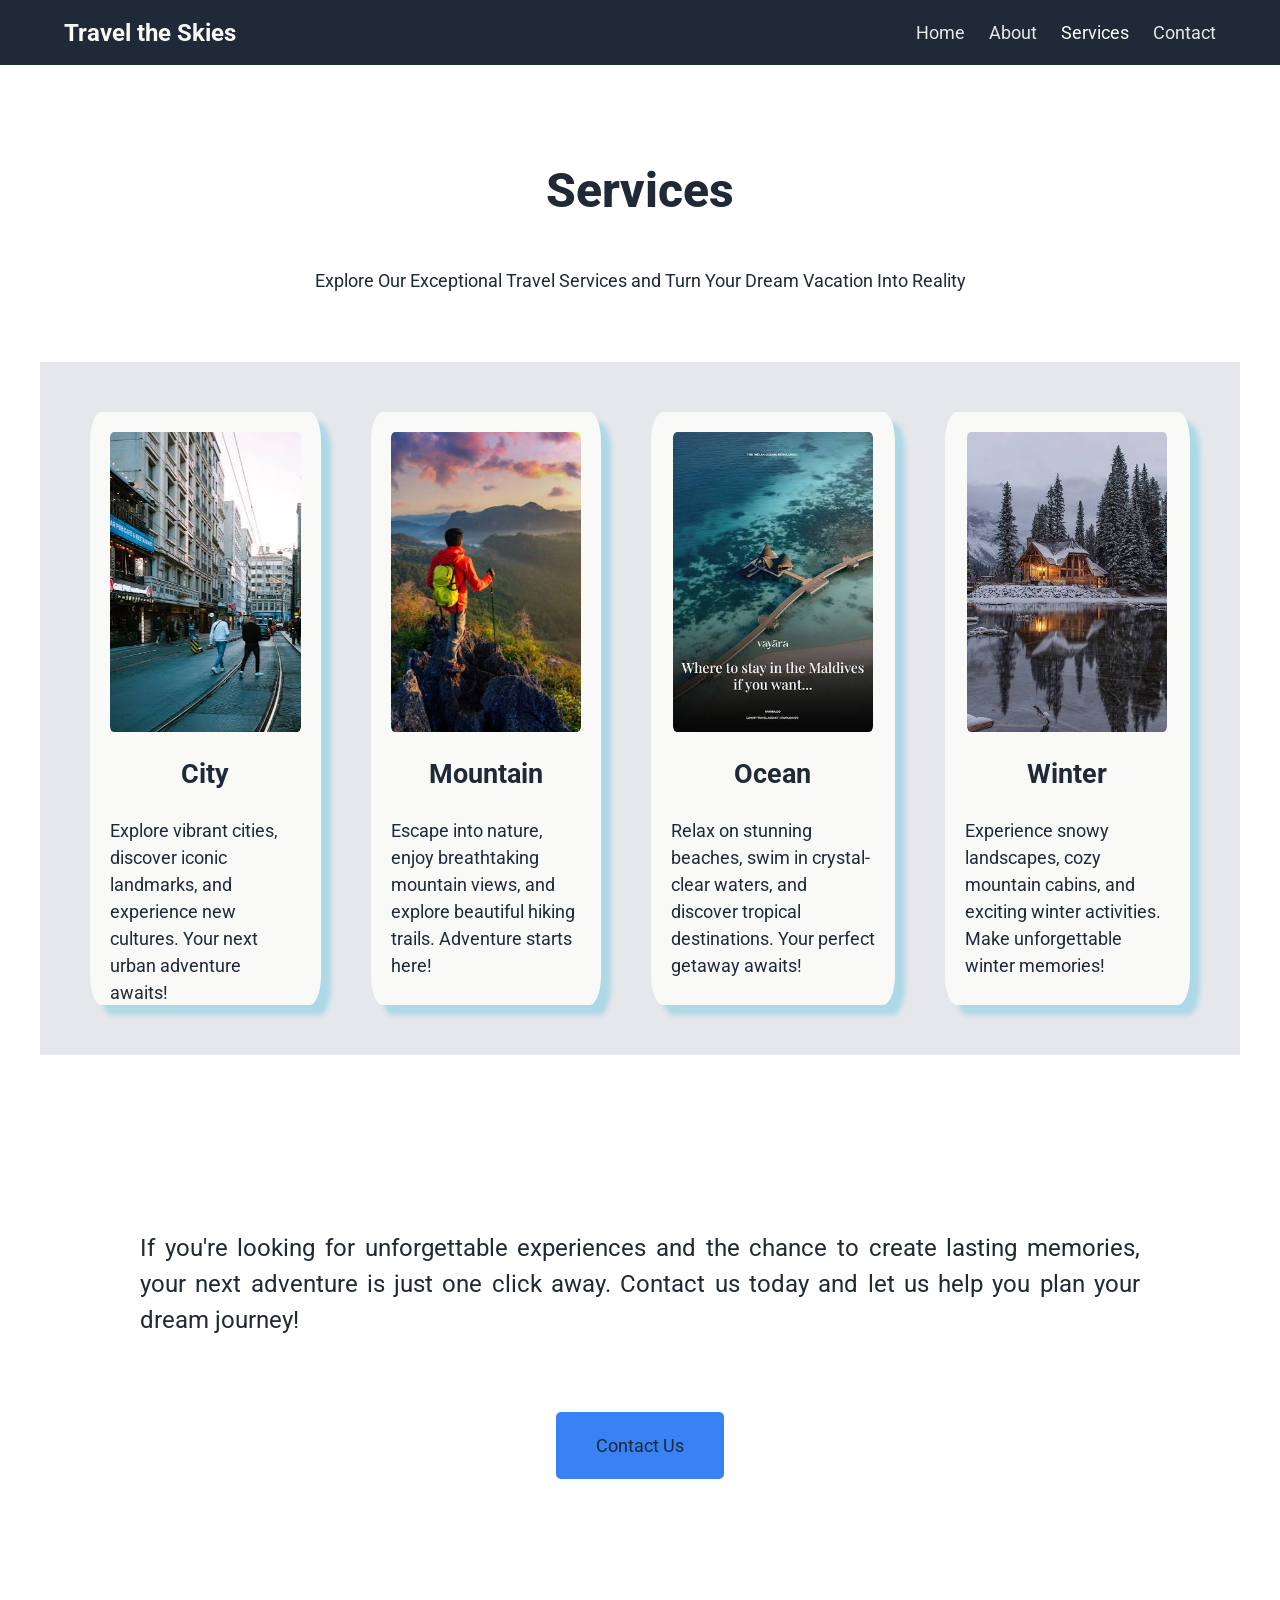
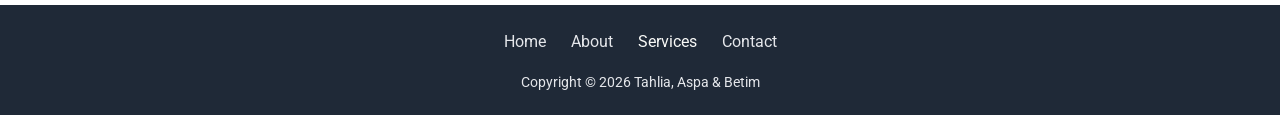
<file: pages/Services.html>
<!doctype html>
<html lang="en">
  <head>
    <meta charset="UTF-8" />
    <meta name="viewport" content="width=device-width, initial-scale=1.0" />
    <title>Services | Travel the Skies</title>

    <link rel="stylesheet" href="../css/services.css" />
    <link rel="stylesheet" href="../css/style.css" />

    <link
      href="https://fonts.googleapis.com/css2?family=Roboto:wght@300;400;500;700;800&display=swap"
      rel="stylesheet"
    />
  </head>

  <body id="page-top">

    <!-- SITE HEADER -->
    <header class="header">
      <div class="header-container">
        <a href="../pages/index.html" class="logo">Travel the Skies</a>

        <nav class="navbar" aria-label="Main navigation">
          <input type="checkbox" id="menu-toggle" />

          <label
            for="menu-toggle"
            class="menu-icon"
            aria-label="Toggle navigation"
          >
            &#9776;
          </label>

          <ul class="nav-links">
            <li><a href="../pages/index.html">Home</a></li>
            <li><a href="../pages/About.html">About</a></li>
            <li>
              <a href="../pages/Services.html" aria-current="page">Services</a>
            </li>
            <li><a href="../pages/Contact.html">Contact</a></li>
          </ul>
        </nav>
      </div>
    </header>

    <!-- MAIN CONTENT -->
    <main>

      <!-- HERO SECTION -->
      <section class="hero">
        <h1>Services</h1>
        <p>
          Explore Our Exceptional Travel Services and Turn Your Dream Vacation
          Into Reality
        </p>
      </section>

      <!-- BACK TO TOP -->
      <a href="#page-top" class="back-to-top" aria-label="Back to top">
        <span aria-hidden="true">&uarr;</span>
      </a>

      <!-- SERVICES SECTION -->
      <section class="services" aria-label="Travel services">

        <!-- CITY TRAVEL -->
        <article class="service_card">
          <img
            src="../Images/Services_CityTravel_image.jfif"
            alt="City Travel"
          />
          <h2>City</h2>
          <p>
            Explore vibrant cities, discover iconic landmarks, and experience
            new cultures. Your next urban adventure awaits!
          </p>
        </article>

        <!-- MOUNTAIN TRAVEL -->
        <article class="service_card">
          <img
            src="../Images/Services_MountainTravel_image.jfif"
            alt="Mountain Travel"
          />
          <h2>Mountain</h2>
          <p>
            Escape into nature, enjoy breathtaking mountain views, and explore
            beautiful hiking trails. Adventure starts here!
          </p>
        </article>

        <!-- OCEAN TRAVEL -->
        <article class="service_card">
          <img
            src="../Images/Services_OceanTravel_image.jfif"
            alt="Ocean Travel"
          />
          <h2>Ocean</h2>
          <p>
            Relax on stunning beaches, swim in crystal-clear waters, and
            discover tropical destinations. Your perfect getaway awaits!
          </p>
        </article>

        <!-- WINTER TRAVEL -->
        <article class="service_card">
          <img
            src="../Images/Services_WinterTravel_image.jfif"
            alt="Winter Travel"
          />
          <h2>Winter</h2>
          <p>
            Experience snowy landscapes, cozy mountain cabins, and exciting
            winter activities. Make unforgettable winter memories!
          </p>
        </article>

      </section>

      <!-- CALL TO ACTION SECTION -->
      <section class="button_section" aria-label="Contact us">
        <p>
          If you're looking for unforgettable experiences and the chance to
          create lasting memories, your next adventure is just one click away.
          Contact us today and let us help you plan your dream journey!
        </p>

        <a href="../pages/Contact.html" class="button_Contact_Us">
          Contact Us
        </a>
      </section>

    </main>

    <!-- FOOTER -->
    <footer class="footer">
      <nav class="footer-nav" aria-label="Footer navigation">
        <ul>
          <li><a href="../pages/index.html">Home</a></li>
          <li><a href="../pages/About.html">About</a></li>
          <li>
            <a href="../pages/Services.html" aria-current="page">Services</a>
          </li>
          <li><a href="../pages/Contact.html">Contact</a></li>
        </ul>
      </nav>

      <p>Copyright &copy; 2026 Tahlia, Aspa &amp; Betim</p>
    </footer>

  </body>
</html>
</file>
<file: style.css>
/* ========================================
   SHARED VARIABLES
======================================== */

:root {
    /* Colours */
    --color-dark: #1f2937;
    --color-light: #f9faf8;
    --color-muted: #e5e7eb;
    --color-accent: #3882f6;
    --color-accent-hover: #2563eb;
    --color-placeholder: #6b7280;
    --color-text-muted: #4b5563;

    /* Typography */
    --font-family: "Roboto", sans-serif;
    --font-size-body: 1.125rem;
    --font-size-logo: 1.5rem;
    --font-size-hero: 2rem;
    --font-size-heading: 1.75rem;
    --font-size-quote: 1.75rem;

    --font-weight-light: 300;
    --font-weight-regular: 400;
    --font-weight-bold: 700;
    --font-weight-extra-bold: 800;

    --line-height-body: 1.5;

    /* Spacing */
    --space-xs: 0.5rem;
    --space-sm: 1rem;
    --space-md: 1.5rem;
    --space-lg: 2rem;
    --space-xl: 3rem;

    --container-max-width: 75rem;
    --page-padding: var(--space-sm);
    --section-padding: var(--space-lg);
}


/* ========================================
   GLOBAL STYLES
======================================== */

*,
*::before,
*::after {
    box-sizing: border-box;
}

html {
    scroll-behavior: smooth;
}

body {
    margin: 0;
    min-height: 100vh;
    display: flex;
    flex-direction: column;

    font-family: var(--font-family);
    font-size: var(--font-size-body);
    line-height: var(--line-height-body);
    color: var(--color-dark);

    overflow-wrap: break-word;
}

main {
    flex: 1;
}

img {
    display: block;
    max-width: 100%;
    height: auto;
}

a {
    text-decoration: none;
}

p {
    margin-top: 0;
}

input,
textarea,
button,
select {
    font: inherit;
}

.container {
    width: 100%;
    max-width: var(--container-max-width);
    margin-inline: auto;
    padding-inline: var(--page-padding);
}

.section {
    padding-block: var(--section-padding);
}


/* ========================================
   SHARED HEADER
======================================== */

.header {
    background-color: var(--color-dark);
    color: var(--color-light);
    padding: 0 5%;
}

.header-container {
    display: flex;
    justify-content: space-between;
    align-items: center;
    min-height: 65px;
    gap: var(--space-md);
}

.logo {
    color: var(--color-light);
    font-size: var(--font-size-logo);
    font-weight: var(--font-weight-bold);
    white-space: nowrap;
}

.logo:hover {
    color: var(--color-muted);
}


/* ========================================
   SHARED NAVIGATION
======================================== */

.navbar {
    display: flex;
    align-items: center;
}

.nav-links {
    display: flex;
    align-items: center;
    gap: var(--space-md);

    list-style: none;
    margin: 0;
    padding: 0;
}

.nav-links a {
    display: block;
    color: var(--color-muted);
    font-size: var(--font-size-body);
}

.nav-links a:hover,
.nav-links a[aria-current="page"] {
    color: var(--color-light);
}


/* ========================================
   MOBILE NAVIGATION
======================================== */

#menu-toggle,
.menu-icon {
    display: none;
}

@media (max-width: 768px) {

    .header {
        padding: 0 6%;
    }

    .header-container {
        flex-wrap: wrap;
        padding: 18px 0;
    }

    .logo {
        font-size: 1.375rem;
        white-space: normal;
    }

    .navbar {
        position: relative;
        margin-left: auto;
        justify-content: flex-end;
    }

    #menu-toggle {
        display: block;
        position: absolute;
        width: 1px;
        height: 1px;
        opacity: 0;
    }

    .menu-icon {
        display: block;
        color: var(--color-light);
        font-size: 1.75rem;
        cursor: pointer;
    }

    #menu-toggle:focus-visible+.menu-icon {
        outline: 2px solid var(--color-light);
        outline-offset: 4px;
    }

    .nav-links {
        display: none;
        flex-direction: column;
        align-items: stretch;
        gap: 0;

        position: absolute;
        top: 100%;
        right: 0;
        z-index: 10;

        width: 200px;
        padding: var(--space-xs) 0;
        background-color: var(--color-dark);
    }

    #menu-toggle:checked~.nav-links {
        display: flex;
    }

    .nav-links a {
        padding: 10px var(--space-sm);
        text-align: right;
    }
}


/* ========================================
   SHARED CONTACT FORM LAYOUT
======================================== */

.contact-layout,
.contact-form,
.form-field {
    display: flex;
    flex-direction: column;
}

.contact-layout {
    gap: var(--space-lg);
}

.contact-form {
    gap: var(--space-sm);
}

.form-field {
    gap: var(--space-xs);
}

.contact-form,
.contact-details {
    min-width: 0;
}

.form-field input,
.form-field textarea {
    width: 100%;
    min-width: 0;
}

.form-field textarea {
    resize: vertical;
}

.contact-form button {
    align-self: flex-start;
}


/* ========================================
   SHARED FOOTER
======================================== */

.footer {
    background-color: var(--color-dark);
    color: var(--color-muted);
    padding: 22px 15px;
    text-align: center;
}

.footer-nav ul {
    display: flex;
    justify-content: center;
    align-items: center;
    flex-wrap: wrap;
    gap: 25px;

    list-style: none;
    margin: 0 0 18px;
    padding: 0;
}

.footer-nav a {
    color: var(--color-muted);
    font-size: 1rem;
}

.footer-nav a:hover,
.footer-nav a[aria-current="page"] {
    color: var(--color-light);
}

.footer p {
    margin: 0;
    font-size: 14px;
}

/* Back to top: mobile only */
.back-to-top {
  display: none;
}

/* ========================================
   SHARED RESPONSIVE VARIABLES
======================================== */

@media (max-width: 768px) {
  .back-to-top {
    display: flex;
    align-items: center;
    justify-content: center;

    position: sticky;
    top: calc(100dvh - 4rem - env(safe-area-inset-bottom, 0px));
    right: auto;
    bottom: auto;
    z-index: 20;

    /* Keep it right-aligned without adding an extra row. */
    margin: 0 1rem 1rem auto;
    width: 3rem;
    height: 3rem;
    border: 2px solid var(--color-light);
    border-radius: 50%;

    background-color: var(--color-dark);
    color: var(--color-light);
    font-size: 1.75rem;
    line-height: 1;
    text-decoration: none;
    box-shadow: 0 3px 12px rgb(0 0 0 / 20%);
  }

  .back-to-top:hover {
    background-color: var(--color-accent-hover);
  }

  .back-to-top:focus-visible {
    outline: 3px solid var(--color-accent-hover);
    outline-offset: 3px;
  }
}

.contact-page .back-to-top,
.contact-page .back-to-top:hover {
  color: var(--color-light);
  text-decoration: none;
}



@media (min-width: 768px) {
    :root {
        --page-padding: var(--space-md);
        --section-padding: var(--space-xl);
        --font-size-hero: 2.5rem;
        --font-size-heading: 2rem;
        --font-size-quote: 2rem;
    }
}

@media (min-width: 1200px) {
    :root {
        --page-padding: var(--space-lg);
        --font-size-hero: 3rem;
        --font-size-heading: 2.25rem;
        --font-size-quote: 2.25rem;
    }

    .contact-layout {
        flex-direction: row;
        align-items: flex-start;
    }

    .contact-form,
    .contact-details {
        flex: 1;
    }
}

/* Shared keyboard focus: use the same treatment on every page. */
.header a:focus-visible,
.footer a:focus-visible {
    outline: 3px solid var(--color-light);
    outline-offset: 4px;
}
</file>
<file: index.css>
.hero {
    display: flex;
    align-items: center;
    justify-content: space-between;
    gap: var(--space-xl);
    padding: 65px 5% 80px;
    background-color: var(--color-dark);
    width: 100%;
    box-sizing: border-box;
}

.hero-content {
    flex: 1;
    min-width: 0;
}

.hero-content h1 {
    color: var(--color-light);
    font-size: var(--font-size-hero);
    font-weight: var(--font-weight-extra-bold);
    line-height: 1.1;
    margin: 0 0 10px;
}

.hero-content p {
    color: var(--color-muted);
    font-size: var(--font-size-body);
    line-height: 1.4;
    margin-bottom: var(--space-sm);
}

/* HERO IMAGE */

.hero-placeholder {
    flex: 1;
    min-width: 0;
    height: 320px;
    overflow: hidden;
    border-radius: 8px;
    background-color: transparent;
    padding: 0;
}

.hero-placeholder img {
    display: block;
    width: 100%;
    height: 100%;
    object-fit: cover;
    border-radius: 8px;
}




.button {
    display: inline-block;
    background-color: var(--color-accent);
    color: var(--color-light);
    padding: 7px 28px;
    border-radius: 7px;
    font-weight: var(--font-weight-bold);
}

.button:hover {
    background-color: var(--color-accent-hover);
}


/* ========================================
   HOME PAGE: HERO IMAGE PLACEHOLDER
======================================== */



.hero-placeholder span {
    font-size: 14px;
}



/* ========================================
   HOME PAGE: INFORMATION SECTION
======================================== */
/* INFORMATION SECTION */

.info {
    padding: 35px 20px 65px;
    text-align: center;
}

.info h2 {
    font-size: var(--font-size-heading);
    font-weight: var(--font-weight-extra-bold);
    margin: 0 0 35px;
}

.info-cards {
    display: flex;
    justify-content: center;
    align-items: flex-start;
    gap: 28px;
    flex-wrap: wrap;
}

.info-card {
    flex: 1 1 180px;
    max-width: 220px;
    text-align: center;
    margin: 0;
}


.info-card img {
    display: block;
    width: 100%;
    height: 140px;
    object-fit: cover;
    border: 3px solid var(--color-accent);
    border-radius: 12px;
    box-sizing: border-box;
}

.info-card h3 {
    font-size: 18px;
    margin: 12px 0 8px;
}

.info-card figcaption {
    color: var(--color-text-muted);
    font-size: 14px;
    line-height: 1.5;
    margin: 0;
}


@media (max-width: 480px) {
    .info-cards {
        display: flex;
        justify-content: center;
        flex-wrap: wrap;
        gap: 15px;
    }

    .info-card {
        flex: 0 1 125px;
        width: 125px;
    }

    .info-card figcaption {
        font-size: 12px;
        line-height: 1.4;
    }

    .info-card img {
        width: 100%;
        height: 110px;
        object-fit: cover;
    }
}


/* ========================================
   HOME PAGE: QUOTE SECTION
======================================== */

.quote-section {
    background-color: var(--color-muted);
    padding: 75px 20px;
}

.quote-section blockquote {
    max-width: 800px;
    margin: 0 auto;
    font-size: var(--font-size-quote);
    font-weight: var(--font-weight-light);
    font-style: italic;
    line-height: 1.2;
}

.quote-section cite {
    display: block;
    text-align: right;
    font-size: 16px;
    font-weight: var(--font-weight-bold);
    font-style: normal;
    margin-top: 12px;
}


/* ========================================
   HOME PAGE: CALL TO ACTION
======================================== */

.signup-section {
    max-width: 1000px;
    margin: 65px auto;
    padding: 0 25px;
}

.signup-content {
    background-color: var(--color-accent);
    color: var(--color-light);
    padding: 35px 60px;
    border-radius: 8px;
    display: flex;
    justify-content: space-between;
    align-items: center;
    gap: 25px;
}

.signup-content h2 {
    font-size: var(--font-size-logo);
    margin: 0 0 5px;
}

.signup-content p {
    color: var(--color-muted);
    margin-bottom: 0;
}

.signup-button {
    display: inline-block;
    color: var(--color-light);
    border: 2px solid var(--color-light);
    border-radius: 7px;
    padding: 6px 25px;
    font-weight: var(--font-weight-bold);
    white-space: nowrap;
}

.signup-button:hover {
    background-color: var(--color-accent-hover);
}


/* ========================================
   TABLETS
======================================== */

@media (max-width: 768px) {
    .hero {
        flex-direction: column;
        align-items: stretch;
        gap: 30px;
        padding: 45px 20px 55px;
        width: 100%;
    }
}

.hero-content h1 {
    font-size: var(--font-size-hero);
}

.hero-placeholder {
    min-height: 220px;
    width: 100%;
}

.info h2 {
    font-size: var(--font-size-heading);
}

.info-cards {
    gap: 24px;
}

.quote-section blockquote {
    font-size: var(--font-size-quote);
}

.signup-content {
    padding: 30px;
}



/* ========================================
   SMALL MOBILE SCREENS
======================================== */

@media (max-width: 480px) {

    .hero-content h1 {
        font-size: 1.75rem;
    }

    .hero-content p {
        font-size: 1rem;
    }

    .info {
        padding: 35px 15px 45px;
    }

    .info-cards {
        gap: 20px;
    }

    .info-card {
        width: 125px;
    }

    .info-box {
        width: 110px;
        height: 110px;
    }

    .quote-section {
        padding: 45px 25px;
    }

    .quote-section blockquote {
        font-size: 1.5rem;
    }

    .signup-section {
        margin: 40px auto;
        padding: 0 20px;
    }

    .signup-content {
        flex-direction: column;
        align-items: center;
        text-align: center;
        padding: 25px;
    }

    .signup-content>div {
        min-width: 0;
    }

    @media (max-width: 480px) {
        .info-cards {
            justify-content: center;
            gap: var(--space-md);
        }

        .info-card {
            width: 125px;
        }
    }
}
</file>
<file: css/style.css>
/* ========================================
   SHARED VARIABLES
======================================== */

:root {
    /* Colours */
    --color-dark: #1f2937;
    --color-light: #f9faf8;
    --color-muted: #e5e7eb;
    --color-accent: #3882f6;
    --color-accent-hover: #2563eb;
    --color-placeholder: #6b7280;
    --color-text-muted: #4b5563;

    /* Typography */
    --font-family: "Roboto", sans-serif;
    --font-size-body: 1.125rem;
    --font-size-logo: 1.5rem;
    --font-size-hero: 2rem;
    --font-size-heading: 1.75rem;
    --font-size-quote: 1.75rem;

    --font-weight-light: 300;
    --font-weight-regular: 400;
    --font-weight-bold: 700;
    --font-weight-extra-bold: 800;

    --line-height-body: 1.5;

    /* Spacing */
    --space-xs: 0.5rem;
    --space-sm: 1rem;
    --space-md: 1.5rem;
    --space-lg: 2rem;
    --space-xl: 3rem;

    --container-max-width: 75rem;
    --page-padding: var(--space-sm);
    --section-padding: var(--space-lg);
}


/* ========================================
   GLOBAL STYLES
======================================== */

*,
*::before,
*::after {
    box-sizing: border-box;
}

html {
    scroll-behavior: smooth;
}

body {
    margin: 0;
    min-height: 100vh;
    display: flex;
    flex-direction: column;

    font-family: var(--font-family);
    font-size: var(--font-size-body);
    line-height: var(--line-height-body);
    color: var(--color-dark);

    overflow-wrap: break-word;
}

main {
    flex: 1;
}

img {
    display: block;
    max-width: 100%;
    height: auto;
}

a {
    text-decoration: none;
}

p {
    margin-top: 0;
}

input,
textarea,
button,
select {
    font: inherit;
}

.container {
    width: 100%;
    max-width: var(--container-max-width);
    margin-inline: auto;
    padding-inline: var(--page-padding);
}

.section {
    padding-block: var(--section-padding);
}


/* ========================================
   SHARED HEADER
======================================== */

.header {
    background-color: var(--color-dark);
    color: var(--color-light);
    padding: 0 5%;
}

.header-container {
    display: flex;
    justify-content: space-between;
    align-items: center;
    min-height: 65px;
    gap: var(--space-md);
}

.logo {
    color: var(--color-light);
    font-size: var(--font-size-logo);
    font-weight: var(--font-weight-bold);
    white-space: nowrap;
}

.logo:hover {
    color: var(--color-muted);
}


/* ========================================
   SHARED NAVIGATION
======================================== */

.navbar {
    display: flex;
    align-items: center;
}

.nav-links {
    display: flex;
    align-items: center;
    gap: var(--space-md);

    list-style: none;
    margin: 0;
    padding: 0;
}

.nav-links a {
    display: block;
    color: var(--color-muted);
    font-size: var(--font-size-body);
}

.nav-links a:hover,
.nav-links a[aria-current="page"] {
    color: var(--color-light);
}


/* ========================================
   MOBILE NAVIGATION
======================================== */

#menu-toggle,
.menu-icon {
    display: none;
}

@media (max-width: 768px) {

    .header {
        padding: 0 6%;
    }

    .header-container {
        flex-wrap: wrap;
        padding: 18px 0;
    }

    .logo {
        font-size: 1.375rem;
        white-space: normal;
    }

    .navbar {
        position: relative;
        margin-left: auto;
        justify-content: flex-end;
    }

    #menu-toggle {
        display: block;
        position: absolute;
        width: 1px;
        height: 1px;
        opacity: 0;
    }

    .menu-icon {
        display: block;
        color: var(--color-light);
        font-size: 1.75rem;
        cursor: pointer;
    }

    #menu-toggle:focus-visible+.menu-icon {
        outline: 2px solid var(--color-light);
        outline-offset: 4px;
    }

    .nav-links {
        display: none;
        flex-direction: column;
        align-items: stretch;
        gap: 0;

        position: absolute;
        top: 100%;
        right: 0;
        z-index: 10;

        width: 200px;
        padding: var(--space-xs) 0;
        background-color: var(--color-dark);
    }

    #menu-toggle:checked~.nav-links {
        display: flex;
    }

    .nav-links a {
        padding: 10px var(--space-sm);
        text-align: right;
    }
}


/* ========================================
   SHARED CONTACT FORM LAYOUT
======================================== */

.contact-layout,
.contact-form,
.form-field {
    display: flex;
    flex-direction: column;
}

.contact-layout {
    gap: var(--space-lg);
}

.contact-form {
    gap: var(--space-sm);
}

.form-field {
    gap: var(--space-xs);
}

.contact-form,
.contact-details {
    min-width: 0;
}

.form-field input,
.form-field textarea {
    width: 100%;
    min-width: 0;
}

.form-field textarea {
    resize: vertical;
}

.contact-form button {
    align-self: flex-start;
}


/* ========================================
   SHARED FOOTER
======================================== */

.footer {
    background-color: var(--color-dark);
    color: var(--color-muted);
    padding: 22px 15px;
    text-align: center;
}

.footer-nav ul {
    display: flex;
    justify-content: center;
    align-items: center;
    flex-wrap: wrap;
    gap: 25px;

    list-style: none;
    margin: 0 0 18px;
    padding: 0;
}

.footer-nav a {
    color: var(--color-muted);
    font-size: 1rem;
}

.footer-nav a:hover,
.footer-nav a[aria-current="page"] {
    color: var(--color-light);
}

.footer p {
    margin: 0;
    font-size: 14px;
}

/* Back to top: mobile only */
.back-to-top {
  display: none;
}

/* ========================================
   SHARED RESPONSIVE VARIABLES
======================================== */

@media (max-width: 768px) {
  .back-to-top {
    display: flex;
    align-items: center;
    justify-content: center;

    position: sticky;
    top: calc(100dvh - 4rem - env(safe-area-inset-bottom, 0px));
    right: auto;
    bottom: auto;
    z-index: 20;

    /* Keep it right-aligned without adding an extra row. */
    margin: 0 1rem 1rem auto;
    width: 3rem;
    height: 3rem;
    border: 2px solid var(--color-light);
    border-radius: 50%;

    background-color: var(--color-dark);
    color: var(--color-light);
    font-size: 1.75rem;
    line-height: 1;
    text-decoration: none;
    box-shadow: 0 3px 12px rgb(0 0 0 / 20%);
  }

  .back-to-top:hover {
    background-color: var(--color-accent-hover);
  }

  .back-to-top:focus-visible {
    outline: 3px solid var(--color-accent-hover);
    outline-offset: 3px;
  }
}

.contact-page .back-to-top,
.contact-page .back-to-top:hover {
  color: var(--color-light);
  text-decoration: none;
}



@media (min-width: 768px) {
    :root {
        --page-padding: var(--space-md);
        --section-padding: var(--space-xl);
        --font-size-hero: 2.5rem;
        --font-size-heading: 2rem;
        --font-size-quote: 2rem;
    }
}

@media (min-width: 1200px) {
    :root {
        --page-padding: var(--space-lg);
        --font-size-hero: 3rem;
        --font-size-heading: 2.25rem;
        --font-size-quote: 2.25rem;
    }

    .contact-layout {
        flex-direction: row;
        align-items: flex-start;
    }

    .contact-form,
    .contact-details {
        flex: 1;
    }
}

/* Shared keyboard focus: use the same treatment on every page. */
.header a:focus-visible,
.footer a:focus-visible {
    outline: 3px solid var(--color-light);
    outline-offset: 4px;
}
</file>
<file: css/index.css>
.hero {
    display: flex;
    align-items: center;
    justify-content: space-between;
    gap: var(--space-xl);
    padding: 65px 5% 80px;
    background-color: var(--color-dark);
    width: 100%;
    box-sizing: border-box;
}

.hero-content {
    flex: 1;
    min-width: 0;
}

.hero-content h1 {
    color: var(--color-light);
    font-size: var(--font-size-hero);
    font-weight: var(--font-weight-extra-bold);
    line-height: 1.1;
    margin: 0 0 10px;
}

.hero-content p {
    color: var(--color-muted);
    font-size: var(--font-size-body);
    line-height: 1.4;
    margin-bottom: var(--space-sm);
}

/* HERO IMAGE */

.hero-placeholder {
    flex: 1;
    min-width: 0;
    height: 320px;
    overflow: hidden;
    border-radius: 8px;
    background-color: transparent;
    padding: 0;
}

.hero-placeholder img {
    display: block;
    width: 100%;
    height: 100%;
    object-fit: cover;
    border-radius: 8px;
}




.button {
    display: inline-block;
    background-color: var(--color-accent);
    color: var(--color-light);
    padding: 7px 28px;
    border-radius: 7px;
    font-weight: var(--font-weight-bold);
}

.button:hover {
    background-color: var(--color-accent-hover);
}


/* ========================================
   HOME PAGE: HERO IMAGE PLACEHOLDER
======================================== */



.hero-placeholder span {
    font-size: 14px;
}



/* ========================================
   HOME PAGE: INFORMATION SECTION
======================================== */
/* INFORMATION SECTION */

.info {
    padding: 35px 20px 65px;
    text-align: center;
}

.info h2 {
    font-size: var(--font-size-heading);
    font-weight: var(--font-weight-extra-bold);
    margin: 0 0 35px;
}

.info-cards {
    display: flex;
    justify-content: center;
    align-items: flex-start;
    gap: 28px;
    flex-wrap: wrap;
}

.info-card {
    flex: 1 1 180px;
    max-width: 220px;
    text-align: center;
    margin: 0;
}


.info-card img {
    display: block;
    width: 100%;
    height: 140px;
    object-fit: cover;
    border: 3px solid var(--color-accent);
    border-radius: 12px;
    box-sizing: border-box;
}

.info-card h3 {
    font-size: 18px;
    margin: 12px 0 8px;
}

.info-card figcaption {
    color: var(--color-text-muted);
    font-size: 14px;
    line-height: 1.5;
    margin: 0;
}


@media (max-width: 480px) {
    .info-cards {
        display: flex;
        justify-content: center;
        flex-wrap: wrap;
        gap: 15px;
    }

    .info-card {
        flex: 0 1 125px;
        width: 125px;
    }

    .info-card figcaption {
        font-size: 12px;
        line-height: 1.4;
    }

    .info-card img {
        width: 100%;
        height: 110px;
        object-fit: cover;
    }
}


/* ========================================
   HOME PAGE: QUOTE SECTION
======================================== */

.quote-section {
    background-color: var(--color-muted);
    padding: 75px 20px;
}

.quote-section blockquote {
    max-width: 800px;
    margin: 0 auto;
    font-size: var(--font-size-quote);
    font-weight: var(--font-weight-light);
    font-style: italic;
    line-height: 1.2;
}

.quote-section cite {
    display: block;
    text-align: right;
    font-size: 16px;
    font-weight: var(--font-weight-bold);
    font-style: normal;
    margin-top: 12px;
}


/* ========================================
   HOME PAGE: CALL TO ACTION
======================================== */

.signup-section {
    max-width: 1000px;
    margin: 65px auto;
    padding: 0 25px;
}

.signup-content {
    background-color: var(--color-accent);
    color: var(--color-light);
    padding: 35px 60px;
    border-radius: 8px;
    display: flex;
    justify-content: space-between;
    align-items: center;
    gap: 25px;
}

.signup-content h2 {
    font-size: var(--font-size-logo);
    margin: 0 0 5px;
}

.signup-content p {
    color: var(--color-muted);
    margin-bottom: 0;
}

.signup-button {
    display: inline-block;
    color: var(--color-light);
    border: 2px solid var(--color-light);
    border-radius: 7px;
    padding: 6px 25px;
    font-weight: var(--font-weight-bold);
    white-space: nowrap;
}

.signup-button:hover {
    background-color: var(--color-accent-hover);
}


/* ========================================
   TABLETS
======================================== */

@media (max-width: 768px) {
    .hero {
        flex-direction: column;
        align-items: stretch;
        gap: 30px;
        padding: 45px 20px 55px;
        width: 100%;
    }
}

.hero-content h1 {
    font-size: var(--font-size-hero);
}

.hero-placeholder {
    min-height: 220px;
    width: 100%;
}

.info h2 {
    font-size: var(--font-size-heading);
}

.info-cards {
    gap: 24px;
}

.quote-section blockquote {
    font-size: var(--font-size-quote);
}

.signup-content {
    padding: 30px;
}



/* ========================================
   SMALL MOBILE SCREENS
======================================== */

@media (max-width: 480px) {

    .hero-content h1 {
        font-size: 1.75rem;
    }

    .hero-content p {
        font-size: 1rem;
    }

    .info {
        padding: 35px 15px 45px;
    }

    .info-cards {
        gap: 20px;
    }

    .info-card {
        width: 125px;
    }

    .info-box {
        width: 110px;
        height: 110px;
    }

    .quote-section {
        padding: 45px 25px;
    }

    .quote-section blockquote {
        font-size: 1.5rem;
    }

    .signup-section {
        margin: 40px auto;
        padding: 0 20px;
    }

    .signup-content {
        flex-direction: column;
        align-items: center;
        text-align: center;
        padding: 25px;
    }

    .signup-content>div {
        min-width: 0;
    }

    @media (max-width: 480px) {
        .info-cards {
            justify-content: center;
            gap: var(--space-md);
        }

        .info-card {
            width: 125px;
        }
    }
}
</file>
<file: about.css>
/* ========================================
   ABOUT PAGE: SHARED PAGE LAYOUT
======================================== */

.about-page {
  background-color: var(--color-muted);
}

/* Centered page heading */
.about-page-header {
  padding: clamp(2rem, 4vw, 3.25rem) var(--page-padding) 0.5rem;
  background-color: var(--color-light);
  text-align: center;
}

.about-page-header h1 {
  margin: 0;
  font-size: clamp(2rem, 4vw, 3rem);
  font-weight: var(--font-weight-extra-bold);
  line-height: 1.15;
}

/* ========================================
   ABOUT PAGE: CONTENT SECTIONS
======================================== */

/* Background separation */
.about-intro {
  background-color: var(--color-light);
}

.about-founder {
  background-color: var(--color-muted);
}

/* Consistent spacing */
.about-intro,
.about-founder {
  padding-block: clamp(2rem, 4vw, 4rem);
}

/* Space for the arrow already exists between sections */
.about-founder {
  padding-top: clamp(1rem, 3vw, 2rem);
}

/* ========================================
   FLEXBOX: MOBILE FIRST
======================================== */

.about-section-content {
  display: flex;
  flex-direction: column;
  align-items: stretch;
  gap: var(--space-lg);
}

/* Flexible text and image containers */
.about-copy,
.about-picture {
  min-width: 0;
}

/* Text content */
.about-copy h2 {
  margin: 0 0 var(--space-md);
  font-size: var(--font-size-heading);
  font-weight: var(--font-weight-extra-bold);
  line-height: 1.2;
}

.about-copy p {
  margin: 0 0 var(--space-md);
  color: var(--color-text-muted);
  text-align: left;
  line-height: 1.6;
}

.about-copy p:last-child {
  margin-bottom: 0;
}

/* ========================================
   ABOUT PAGE: IMAGES
======================================== */

.about-picture {
  width: 100%;
  margin: 0;
}

.about-picture img {
  display: block;
  width: 100%;
  height: auto;
  border-radius: 0.75rem;
}

/* ========================================
   DESKTOP: ALTERNATING FLEXBOX LAYOUT
======================================== */

@media (min-width: 900px) {
  .about-section-content {
    flex-direction: row;
    align-items: center;
    gap: clamp(2rem, 5vw, 4rem);
  }

  /* Equal available width for text and image */
  .about-copy,
  .about-picture {
    flex: 1 1 0;
    min-width: 0;
  }

  .about-picture {
    width: auto;
  }

  /* Consistent image proportions without stretching */
  .about-picture img {
    aspect-ratio: 4 / 3;
    object-fit: cover;
    object-position: center;
  }
}

/* ========================================
   SMALL MOBILE ADJUSTMENTS
======================================== */

@media (max-width: 480px) {
  .about-section-content {
    gap: var(--space-md);
  }

  .about-copy h2 {
    font-size: 1.5rem;
  }
}
</file>
<file: contact.css>
/* Load after style.css. All overrides are scoped to the Contact page. */

.contact-skip-link {
  position: absolute;
  top: 0.5rem;
  left: 0.5rem;
  z-index: 20;
  padding: 0.75rem 1rem;
  background: var(--color-light);
  color: var(--color-dark);
  transform: translateY(-200%);
}

.contact-skip-link:focus {
  transform: translateY(0);
}

/* Introduction: stack first, then use two columns on wider screens. */
.contact-page {
  background-color: var(--color-light);
}

.contact-page .contact-hero {
  padding-block: clamp(2rem, 5vw, 4.5rem);
  border-bottom: 1px solid var(--color-muted);
}

.contact-page .contact-hero-layout {
  display: flex;
  flex-direction: column;
  gap: var(--space-lg);
}

.contact-page .contact-intro {
  min-width: 0;
}

.contact-page .contact-eyebrow {
  margin: 0 0 0.75rem;
  color: var(--color-text-muted);
  font-size: 0.8125rem;
  font-weight: var(--font-weight-bold);
  letter-spacing: 0.12em;
}

.contact-page h1 {
  max-width: 12ch;
  margin: 0 0 var(--space-md);
  font-size: clamp(2rem, 4vw, 3.5rem);
  font-weight: var(--font-weight-extra-bold);
  line-height: 1.08;
}

.contact-page .contact-intro > p:not(.contact-eyebrow) {
  max-width: 45ch;
  margin-bottom: var(--space-md);
  color: var(--color-text-muted);
}

.contact-page a {
  color: var(--color-dark);
  text-decoration: underline;
  text-underline-offset: 0.2em;
}

.contact-page a:hover {
  color: var(--color-accent-hover);
}

.contact-page .contact-hero-link {
  display: inline-flex;
  align-items: center;
  gap: var(--space-sm);
  min-height: 2.75rem;
  font-weight: var(--font-weight-bold);
}

.contact-page .contact-photo {
  min-width: 0;
  margin: 0;
}

.contact-page .contact-photo img {
  width: 100%;
  height: auto;
  border-radius: 0.75rem;
}

.contact-page figcaption {
  margin-top: var(--space-xs);
  font-size: 0.75rem;
  text-align: right;
}

/* Main Flexbox layout */
.contact-page .contact-message-section {
  padding-block: clamp(2rem, 5vw, 4rem);
}

.contact-page .contact-layout {
  display: flex;
  flex-direction: column;
  align-items: stretch;
  gap: var(--space-lg);
}

.contact-page .contact-panel {
  min-width: 0;
  padding: clamp(1.25rem, 3vw, 2rem);
  border: 1px solid var(--color-muted);
  border-radius: 0.75rem;
}

.contact-page .contact-form-panel {
  background-color: #fff;
}

.contact-page h2 {
  margin: 0 0 var(--space-sm);
  font-size: var(--font-size-heading);
  line-height: 1.2;
}

.contact-page .contact-panel-intro {
  color: var(--color-text-muted);
}

.contact-page .contact-note {
  color: var(--color-text-muted);
  font-size: 0.875rem;
}

/* Form controls: one column on small screens. */
.contact-page .contact-form,
.contact-page .form-row,
.contact-page .form-field {
  display: flex;
  flex-direction: column;
  min-width: 0;
}

.contact-page .contact-form,
.contact-page .form-row {
  gap: var(--space-md);
}

.contact-page .contact-form {
  margin-top: var(--space-md);
}

.contact-page .form-field {
  gap: var(--space-xs);
}

.contact-page label {
  font-size: 1rem;
  font-weight: var(--font-weight-bold);
}

.contact-page .form-field input,
.contact-page .form-field textarea {
  width: 100%;
  min-width: 0;
  min-height: 3rem;
  padding: 0.75rem;
  border: 1px solid var(--color-placeholder);
  border-radius: 0.375rem;
  background-color: #fff;
  color: var(--color-dark);
  font-size: 1rem;
}

.contact-page .form-field textarea {
  resize: vertical;
}

.contact-page ::placeholder {
  color: var(--color-text-muted);
  opacity: 1;
}

.contact-page .contact-submit {
  align-self: stretch;
  min-height: 3rem;
  padding: 0.75rem 1.75rem;
  border: 0;
  border-radius: 0.375rem;
  background-color: var(--color-accent-hover);
  color: #fff;
  font-weight: var(--font-weight-bold);
  cursor: pointer;
}

.contact-page .contact-submit:disabled {
  opacity: 0.65;
  cursor: not-allowed;
}

.contact-page :is(a, input, textarea, button):focus-visible {
  outline: 3px solid var(--color-accent-hover);
  outline-offset: 3px;
}

/* Agency details */
.contact-page .contact-details {
  background-color: var(--color-muted);
}

.contact-page address {
  font-style: normal;
}

.contact-page .contact-methods {
  display: flex;
  flex-direction: column;
  gap: var(--space-sm);
  margin: var(--space-md) 0;
}

.contact-page .contact-method {
  min-width: 0;
  padding-bottom: var(--space-sm);
  border-bottom: 1px solid #c5cad1;
}

.contact-page dt {
  margin-bottom: 0.25rem;
  font-size: 0.875rem;
  font-weight: var(--font-weight-bold);
}

.contact-page dd {
  margin: 0;
  overflow-wrap: anywhere;
}

.contact-page .contact-travel-note {
  margin-top: var(--space-lg);
  padding: var(--space-md);
  border-radius: 0.5rem;
  background-color: var(--color-light);
}

.contact-page .contact-travel-note h3 {
  margin: 0 0 var(--space-xs);
  font-size: 1.125rem;
}

.contact-page .contact-travel-note p,
.contact-page .contact-travel-note a {
  font-size: 1rem;
}

.contact-page .contact-travel-note p {
  margin-bottom: var(--space-sm);
}

/* Tablet: pair the short fields; keep the panels stacked. */
@media (min-width: 600px) {
  .contact-page .form-row {
    flex-direction: row;
  }

  .contact-page .form-row > .form-field {
    flex: 1 1 0;
  }

  .contact-page .contact-submit {
    align-self: flex-start;
  }
}

/* Wider screens: photo beside introduction, details beside form. */
@media (min-width: 900px) {
  .contact-page .contact-hero-layout {
    flex-direction: row;
    align-items: center;
    gap: var(--space-xl);
  }

  .contact-page .contact-intro {
    flex: 1 1 0;
  }

  .contact-page .contact-photo {
    flex: 1.15 1 0;
  }

  .contact-page .contact-layout {
    flex-direction: row;
    align-items: flex-start;
  }

  .contact-page .contact-form-panel {
    flex: 3 1 0;
  }

  .contact-page .contact-details {
    flex: 2 1 0;
  }
}

@media (prefers-reduced-motion: reduce) {
  html {
    scroll-behavior: auto;
  }
}
</file>
<file: services.css>
.hero {
    display: flex;
    flex-direction: column;
    align-items: center;
    padding: 50px 20px;
    
}
.hero h1 {
    font-size: var(--font-size-hero);
    color: var(--color-dark);
    font-weight: var(--font-weight-extra-bold);
}
.hero p {
    font-size: var(--font-size-body);
    color: var(--color-dark);
  
}

.services {
    min-height: 400px;
    display: flex;
    justify-content: center;
    align-items: center;
    max-width: var(--container-max-width);
    gap: 50px;
    margin-bottom: 200px;
    margin-left: auto;
    margin-right: auto;
    padding: 50px 50px 50px 50px;
    background-color: var(--color-muted);
    
}

.service_card {
    padding: 20px;
    text-align: center;
    display: flex;
    flex-direction: column;
    justify-content: space-evenly;
    border-radius: 5%;
    background-color: var(--color-light);
    color: var(--color-dark);
    box-shadow: 10px 10px 5px lightblue;
    transition: transform 0.5s ease;
    
}
.service_card:hover{
    transform: scale(1.1);
    cursor: pointer;
}
.service_card img {
    width: 200px;
    height: 300px; 
    object-fit: cover;
    margin-right: auto;
    margin-left: auto;      
    border-radius: 2%;
    
}

.service_card  p{
    text-align: left;
    height: 150px;
}

.button_section {
    display: flex;
    flex-direction: column;
    justify-content: center;
    align-items: center;
    align-self: center;
    margin-left: auto;
    margin-right: auto;
    gap: 50px;
    padding: 0 100px;
    margin-bottom: 150px;
    max-width: 1200px;
    max-height: 200px;
    border-radius: 1%;
    color: var(--color-dark);
    font-weight: var(--font-weight-regular);
    font-size: var(--font-size-logo);
    text-align: justify;
}

.button_Contact_Us{
    display: flex;
    justify-content: center;
    color: var(--color-dark);
    font-size: 18px;
    padding: 20px 40px;
    border: none;
    background-color: var(--color-accent);
    border-radius: 5px;
    cursor: pointer;
    transition: background-color 1s ease-out, transform 1s ease-out;
}

.button_Contact_Us:hover {
    background-color: var(--color-accent-hover);
    transform: scale(1.1);
}



@media(max-width: 1200px){
    .services{
        flex-wrap: wrap;
        flex-direction: row;    
        
    }
    .service_card {
        width: 40%;
    }
    .hero{
        align-self: center;
        max-width: 70%;
        margin-left: auto;
        margin-right: auto;
    }
    .button_section{
        width: 100%;
        height: 100%;
        margin-top: 0;
        padding-top: 0;
    }
}

@media(max-width: 768px){

    .services{
        flex-wrap: wrap;
        flex-shrink: 1;
    }

    .service_card{
        width: 80%;
        flex-shrink: 1;
    }

    .button_section{
        flex: 1;
        justify-content: center;
        align-items: center;
        font-size: var(--font-size-body);
        height: 100%;
        width: 100%;
        padding: 0px 30px;
    }


}
</file>
<file: css/about.css>
/* ========================================
   ABOUT PAGE: SHARED PAGE LAYOUT
======================================== */

.about-page {
  background-color: var(--color-muted);
}

/* Centered page heading */
.about-page-header {
  padding: clamp(2rem, 4vw, 3.25rem) var(--page-padding) 0.5rem;
  background-color: var(--color-light);
  text-align: center;
}

.about-page-header h1 {
  margin: 0;
  font-size: clamp(2rem, 4vw, 3rem);
  font-weight: var(--font-weight-extra-bold);
  line-height: 1.15;
}

/* ========================================
   ABOUT PAGE: CONTENT SECTIONS
======================================== */

/* Background separation */
.about-intro {
  background-color: var(--color-light);
}

.about-founder {
  background-color: var(--color-muted);
}

/* Consistent spacing */
.about-intro,
.about-founder {
  padding-block: clamp(2rem, 4vw, 4rem);
}

/* Space for the arrow already exists between sections */
.about-founder {
  padding-top: clamp(1rem, 3vw, 2rem);
}

/* ========================================
   FLEXBOX: MOBILE FIRST
======================================== */

.about-section-content {
  display: flex;
  flex-direction: column;
  align-items: stretch;
  gap: var(--space-lg);
}

/* Flexible text and image containers */
.about-copy,
.about-picture {
  min-width: 0;
}

/* Text content */
.about-copy h2 {
  margin: 0 0 var(--space-md);
  font-size: var(--font-size-heading);
  font-weight: var(--font-weight-extra-bold);
  line-height: 1.2;
}

.about-copy p {
  margin: 0 0 var(--space-md);
  color: var(--color-text-muted);
  text-align: left;
  line-height: 1.6;
}

.about-copy p:last-child {
  margin-bottom: 0;
}

/* ========================================
   ABOUT PAGE: IMAGES
======================================== */

.about-picture {
  width: 100%;
  margin: 0;
}

.about-picture img {
  display: block;
  width: 100%;
  height: auto;
  border-radius: 0.75rem;
}

/* ========================================
   DESKTOP: ALTERNATING FLEXBOX LAYOUT
======================================== */

@media (min-width: 900px) {
  .about-section-content {
    flex-direction: row;
    align-items: center;
    gap: clamp(2rem, 5vw, 4rem);
  }

  /* Equal available width for text and image */
  .about-copy,
  .about-picture {
    flex: 1 1 0;
    min-width: 0;
  }

  .about-picture {
    width: auto;
  }

  /* Consistent image proportions without stretching */
  .about-picture img {
    aspect-ratio: 4 / 3;
    object-fit: cover;
    object-position: center;
  }
}

/* ========================================
   SMALL MOBILE ADJUSTMENTS
======================================== */

@media (max-width: 480px) {
  .about-section-content {
    gap: var(--space-md);
  }

  .about-copy h2 {
    font-size: 1.5rem;
  }
}
</file>
<file: css/contact.css>
/* Load after style.css. All overrides are scoped to the Contact page. */

.contact-skip-link {
  position: absolute;
  top: 0.5rem;
  left: 0.5rem;
  z-index: 20;
  padding: 0.75rem 1rem;
  background: var(--color-light);
  color: var(--color-dark);
  transform: translateY(-200%);
}

.contact-skip-link:focus {
  transform: translateY(0);
}

/* Introduction: stack first, then use two columns on wider screens. */
.contact-page {
  background-color: var(--color-light);
}

.contact-page .contact-hero {
  padding-block: clamp(2rem, 5vw, 4.5rem);
  border-bottom: 1px solid var(--color-muted);
}

.contact-page .contact-hero-layout {
  display: flex;
  flex-direction: column;
  gap: var(--space-lg);
}

.contact-page .contact-intro {
  min-width: 0;
}

.contact-page .contact-eyebrow {
  margin: 0 0 0.75rem;
  color: var(--color-text-muted);
  font-size: 0.8125rem;
  font-weight: var(--font-weight-bold);
  letter-spacing: 0.12em;
}

.contact-page h1 {
  max-width: 12ch;
  margin: 0 0 var(--space-md);
  font-size: clamp(2rem, 4vw, 3.5rem);
  font-weight: var(--font-weight-extra-bold);
  line-height: 1.08;
}

.contact-page .contact-intro > p:not(.contact-eyebrow) {
  max-width: 45ch;
  margin-bottom: var(--space-md);
  color: var(--color-text-muted);
}

.contact-page a {
  color: var(--color-dark);
  text-decoration: underline;
  text-underline-offset: 0.2em;
}

.contact-page a:hover {
  color: var(--color-accent-hover);
}

.contact-page .contact-hero-link {
  display: inline-flex;
  align-items: center;
  gap: var(--space-sm);
  min-height: 2.75rem;
  font-weight: var(--font-weight-bold);
}

.contact-page .contact-photo {
  min-width: 0;
  margin: 0;
}

.contact-page .contact-photo img {
  width: 100%;
  height: auto;
  border-radius: 0.75rem;
}

.contact-page figcaption {
  margin-top: var(--space-xs);
  font-size: 0.75rem;
  text-align: right;
}

/* Main Flexbox layout */
.contact-page .contact-message-section {
  padding-block: clamp(2rem, 5vw, 4rem);
}

.contact-page .contact-layout {
  display: flex;
  flex-direction: column;
  align-items: stretch;
  gap: var(--space-lg);
}

.contact-page .contact-panel {
  min-width: 0;
  padding: clamp(1.25rem, 3vw, 2rem);
  border: 1px solid var(--color-muted);
  border-radius: 0.75rem;
}

.contact-page .contact-form-panel {
  background-color: #fff;
}

.contact-page h2 {
  margin: 0 0 var(--space-sm);
  font-size: var(--font-size-heading);
  line-height: 1.2;
}

.contact-page .contact-panel-intro {
  color: var(--color-text-muted);
}

.contact-page .contact-note {
  color: var(--color-text-muted);
  font-size: 0.875rem;
}

/* Form controls: one column on small screens. */
.contact-page .contact-form,
.contact-page .form-row,
.contact-page .form-field {
  display: flex;
  flex-direction: column;
  min-width: 0;
}

.contact-page .contact-form,
.contact-page .form-row {
  gap: var(--space-md);
}

.contact-page .contact-form {
  margin-top: var(--space-md);
}

.contact-page .form-field {
  gap: var(--space-xs);
}

.contact-page label {
  font-size: 1rem;
  font-weight: var(--font-weight-bold);
}

.contact-page .form-field input,
.contact-page .form-field textarea {
  width: 100%;
  min-width: 0;
  min-height: 3rem;
  padding: 0.75rem;
  border: 1px solid var(--color-placeholder);
  border-radius: 0.375rem;
  background-color: #fff;
  color: var(--color-dark);
  font-size: 1rem;
}

.contact-page .form-field textarea {
  resize: vertical;
}

.contact-page ::placeholder {
  color: var(--color-text-muted);
  opacity: 1;
}

.contact-page .contact-submit {
  align-self: stretch;
  min-height: 3rem;
  padding: 0.75rem 1.75rem;
  border: 0;
  border-radius: 0.375rem;
  background-color: var(--color-accent-hover);
  color: #fff;
  font-weight: var(--font-weight-bold);
  cursor: pointer;
}

.contact-page .contact-submit:disabled {
  opacity: 0.65;
  cursor: not-allowed;
}

.contact-page :is(a, input, textarea, button):focus-visible {
  outline: 3px solid var(--color-accent-hover);
  outline-offset: 3px;
}

/* Agency details */
.contact-page .contact-details {
  background-color: var(--color-muted);
}

.contact-page address {
  font-style: normal;
}

.contact-page .contact-methods {
  display: flex;
  flex-direction: column;
  gap: var(--space-sm);
  margin: var(--space-md) 0;
}

.contact-page .contact-method {
  min-width: 0;
  padding-bottom: var(--space-sm);
  border-bottom: 1px solid #c5cad1;
}

.contact-page dt {
  margin-bottom: 0.25rem;
  font-size: 0.875rem;
  font-weight: var(--font-weight-bold);
}

.contact-page dd {
  margin: 0;
  overflow-wrap: anywhere;
}

.contact-page .contact-travel-note {
  margin-top: var(--space-lg);
  padding: var(--space-md);
  border-radius: 0.5rem;
  background-color: var(--color-light);
}

.contact-page .contact-travel-note h3 {
  margin: 0 0 var(--space-xs);
  font-size: 1.125rem;
}

.contact-page .contact-travel-note p,
.contact-page .contact-travel-note a {
  font-size: 1rem;
}

.contact-page .contact-travel-note p {
  margin-bottom: var(--space-sm);
}

/* Tablet: pair the short fields; keep the panels stacked. */
@media (min-width: 600px) {
  .contact-page .form-row {
    flex-direction: row;
  }

  .contact-page .form-row > .form-field {
    flex: 1 1 0;
  }

  .contact-page .contact-submit {
    align-self: flex-start;
  }
}

/* Wider screens: photo beside introduction, details beside form. */
@media (min-width: 900px) {
  .contact-page .contact-hero-layout {
    flex-direction: row;
    align-items: center;
    gap: var(--space-xl);
  }

  .contact-page .contact-intro {
    flex: 1 1 0;
  }

  .contact-page .contact-photo {
    flex: 1.15 1 0;
  }

  .contact-page .contact-layout {
    flex-direction: row;
    align-items: flex-start;
  }

  .contact-page .contact-form-panel {
    flex: 3 1 0;
  }

  .contact-page .contact-details {
    flex: 2 1 0;
  }
}

@media (prefers-reduced-motion: reduce) {
  html {
    scroll-behavior: auto;
  }
}
</file>
<file: css/services.css>
.hero {
    display: flex;
    flex-direction: column;
    align-items: center;
    padding: 50px 20px;
    
}
.hero h1 {
    font-size: var(--font-size-hero);
    color: var(--color-dark);
    font-weight: var(--font-weight-extra-bold);
}
.hero p {
    font-size: var(--font-size-body);
    color: var(--color-dark);
  
}

.services {
    min-height: 400px;
    display: flex;
    justify-content: center;
    align-items: center;
    max-width: var(--container-max-width);
    gap: 50px;
    margin-bottom: 200px;
    margin-left: auto;
    margin-right: auto;
    padding: 50px 50px 50px 50px;
    background-color: var(--color-muted);
    
}

.service_card {
    padding: 20px;
    text-align: center;
    display: flex;
    flex-direction: column;
    justify-content: space-evenly;
    border-radius: 5%;
    background-color: var(--color-light);
    color: var(--color-dark);
    box-shadow: 10px 10px 5px lightblue;
    transition: transform 0.5s ease;
    
}
.service_card:hover{
    transform: scale(1.1);
    cursor: pointer;
}
.service_card img {
    width: 200px;
    height: 300px; 
    object-fit: cover;
    margin-right: auto;
    margin-left: auto;      
    border-radius: 2%;
    
}

.service_card  p{
    text-align: left;
    height: 150px;
}

.button_section {
    display: flex;
    flex-direction: column;
    justify-content: center;
    align-items: center;
    align-self: center;
    margin-left: auto;
    margin-right: auto;
    gap: 50px;
    padding: 0 100px;
    margin-bottom: 150px;
    max-width: 1200px;
    max-height: 200px;
    border-radius: 1%;
    color: var(--color-dark);
    font-weight: var(--font-weight-regular);
    font-size: var(--font-size-logo);
    text-align: justify;
}

.button_Contact_Us{
    display: flex;
    justify-content: center;
    color: var(--color-dark);
    font-size: 18px;
    padding: 20px 40px;
    border: none;
    background-color: var(--color-accent);
    border-radius: 5px;
    cursor: pointer;
    transition: background-color 1s ease-out, transform 1s ease-out;
}

.button_Contact_Us:hover {
    background-color: var(--color-accent-hover);
    transform: scale(1.1);
}



@media(max-width: 1200px){
    .services{
        flex-wrap: wrap;
        flex-direction: row;    
        
    }
    .service_card {
        width: 40%;
    }
    .hero{
        align-self: center;
        max-width: 70%;
        margin-left: auto;
        margin-right: auto;
    }
    .button_section{
        width: 100%;
        height: 100%;
        margin-top: 0;
        padding-top: 0;
    }
}

@media(max-width: 768px){

    .services{
        flex-wrap: wrap;
        flex-shrink: 1;
    }

    .service_card{
        width: 80%;
        flex-shrink: 1;
    }

    .button_section{
        flex: 1;
        justify-content: center;
        align-items: center;
        font-size: var(--font-size-body);
        height: 100%;
        width: 100%;
        padding: 0px 30px;
    }


}
</file>
